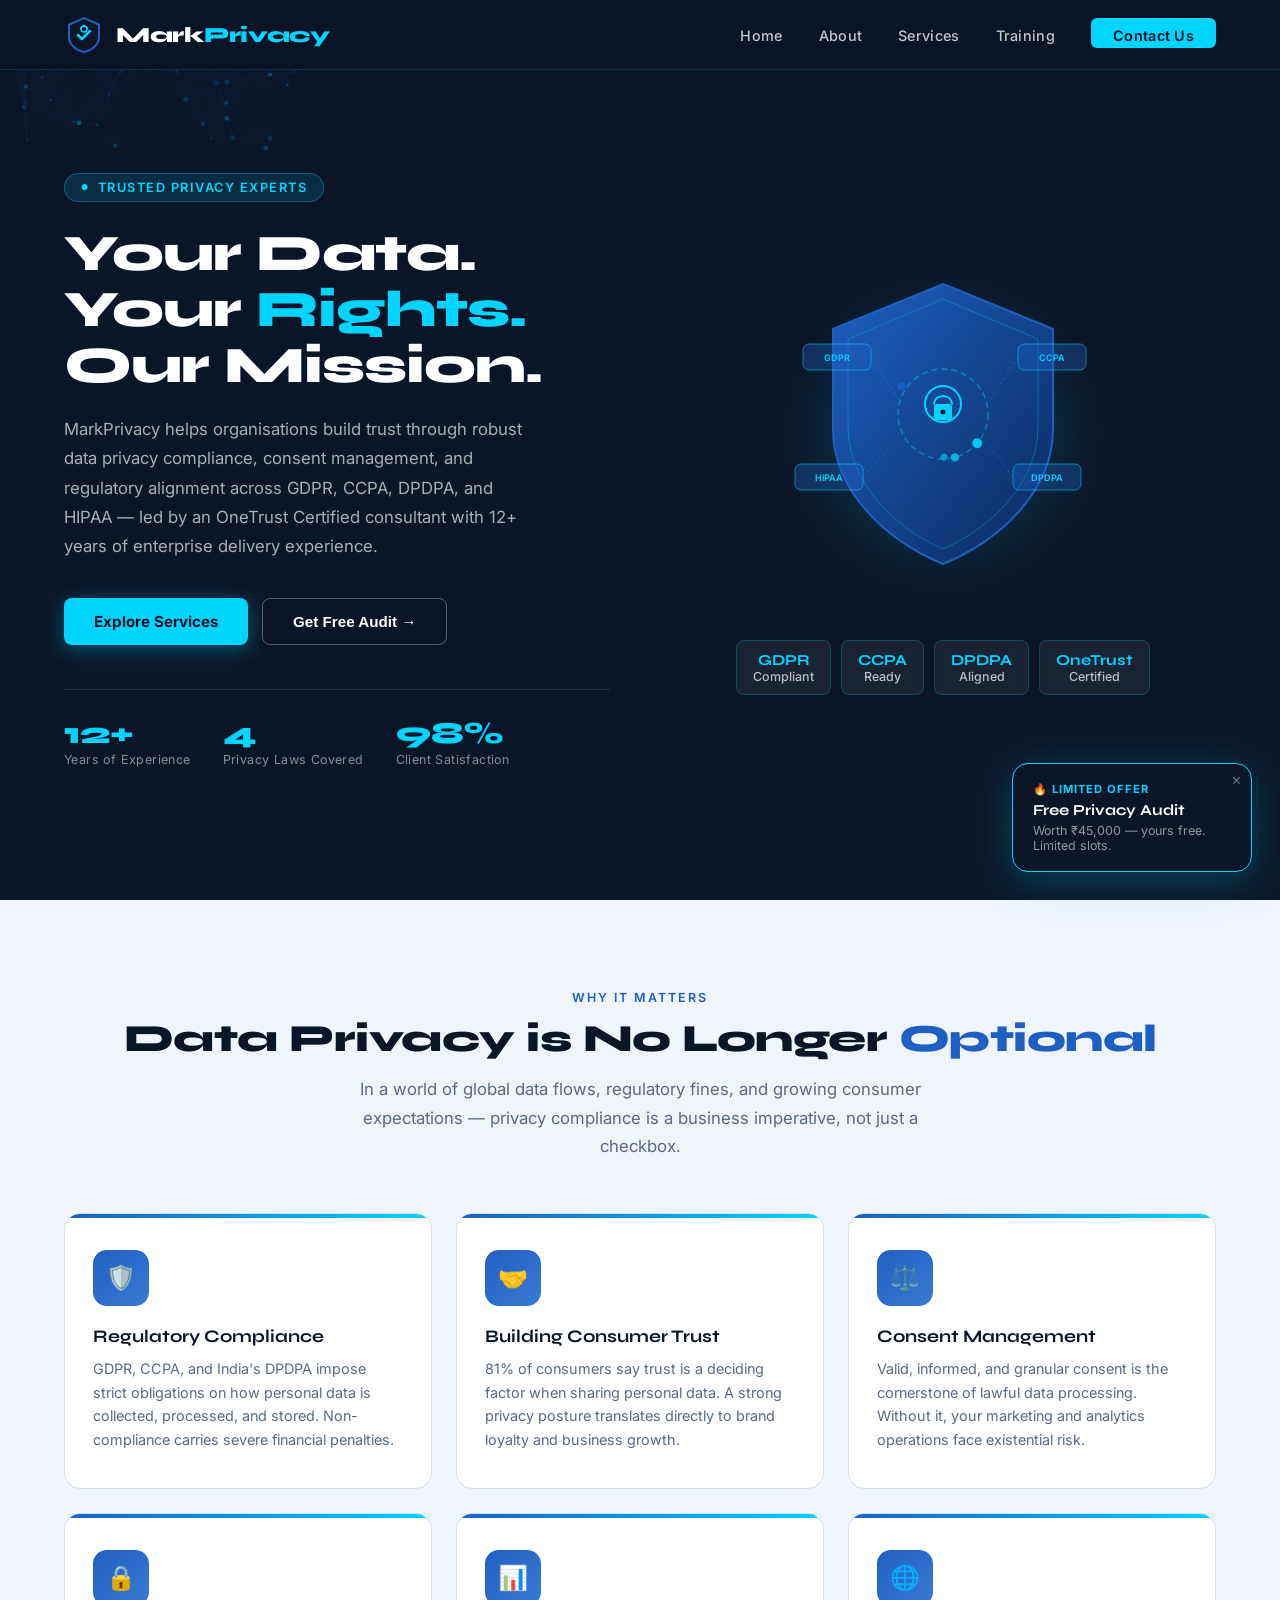
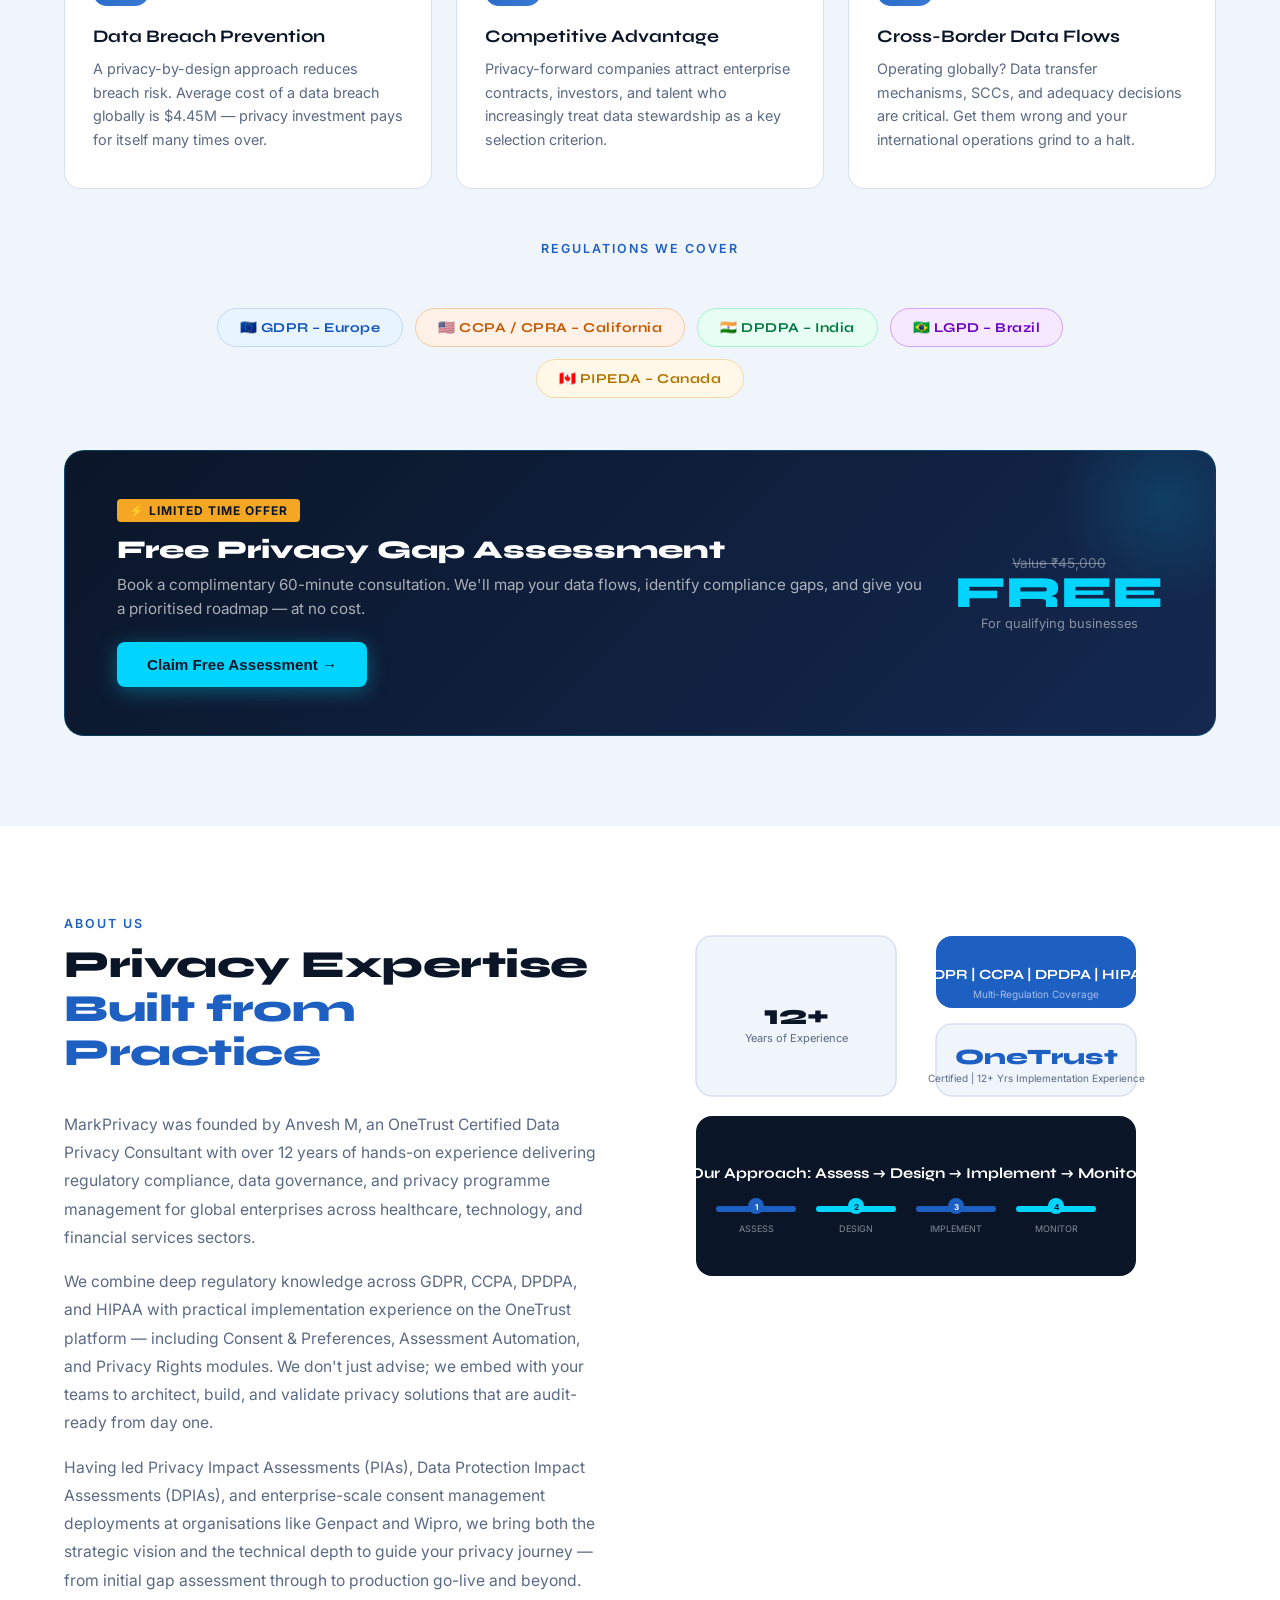
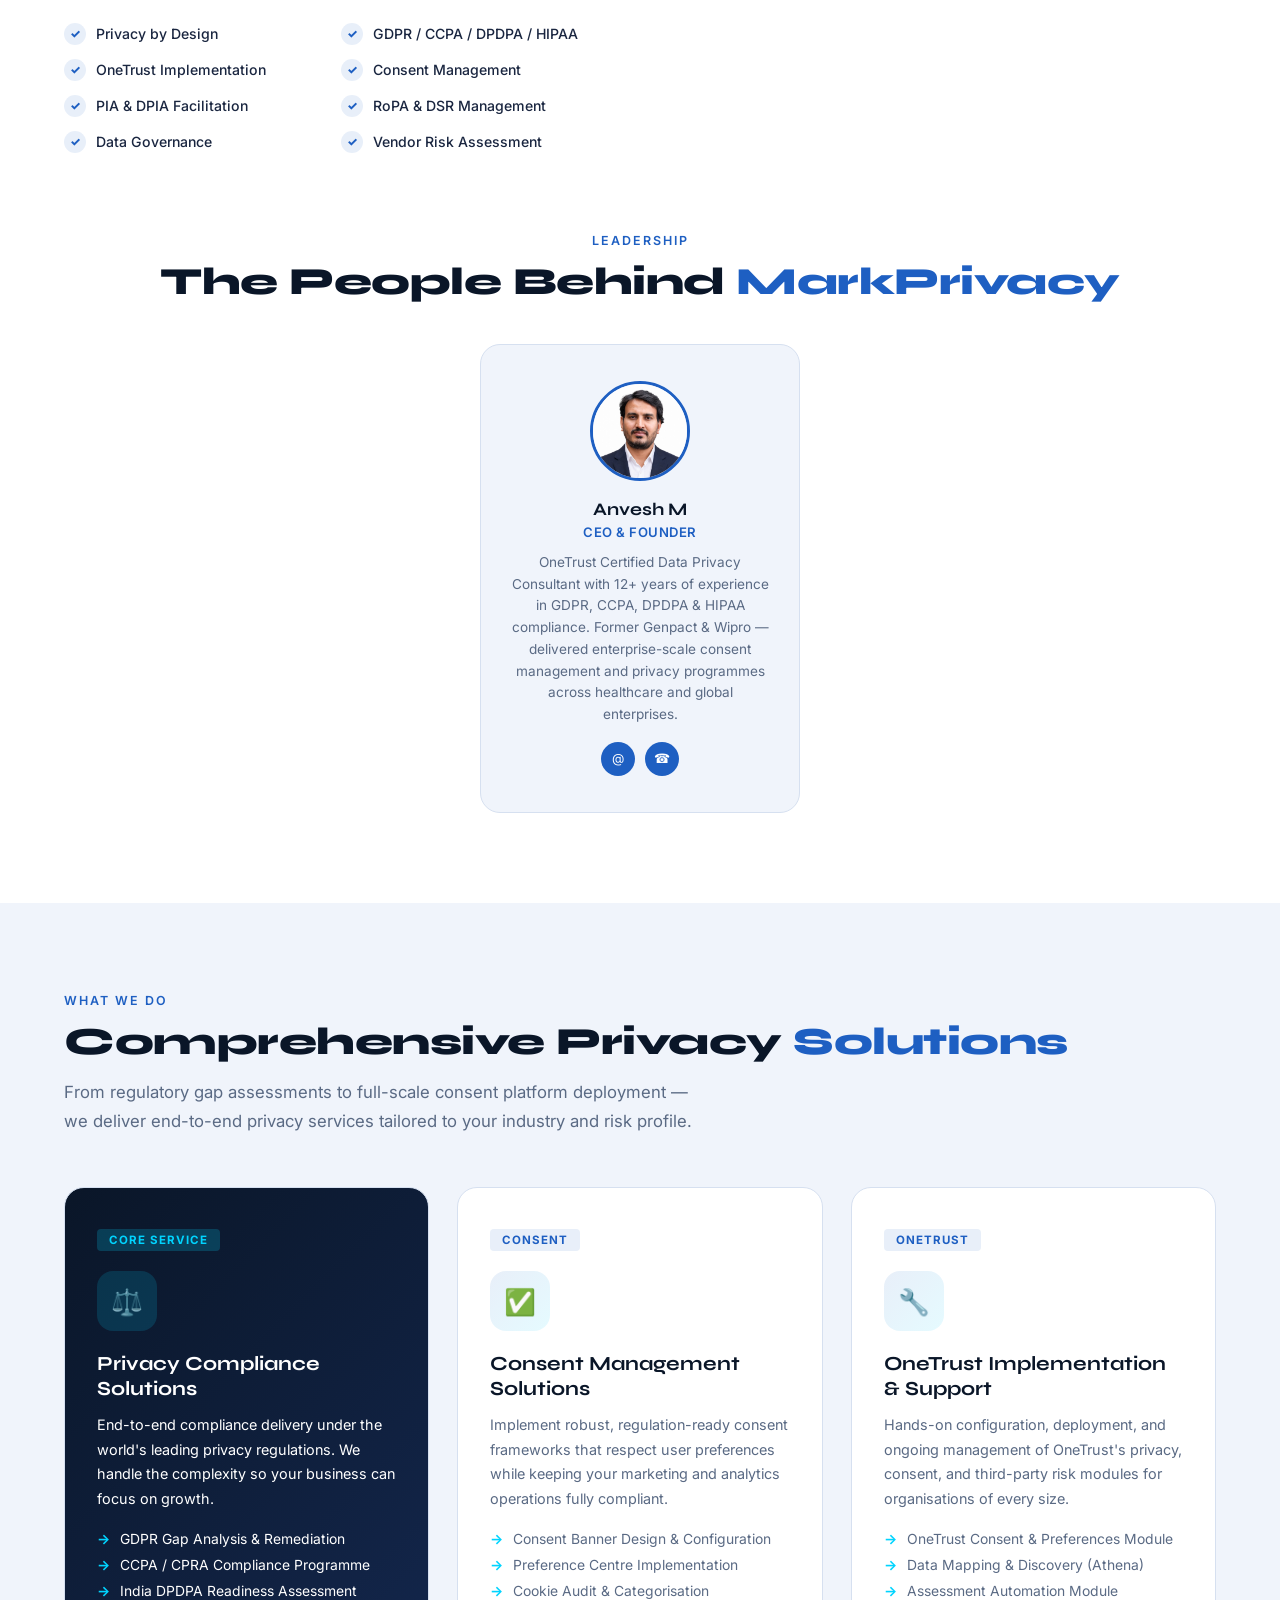
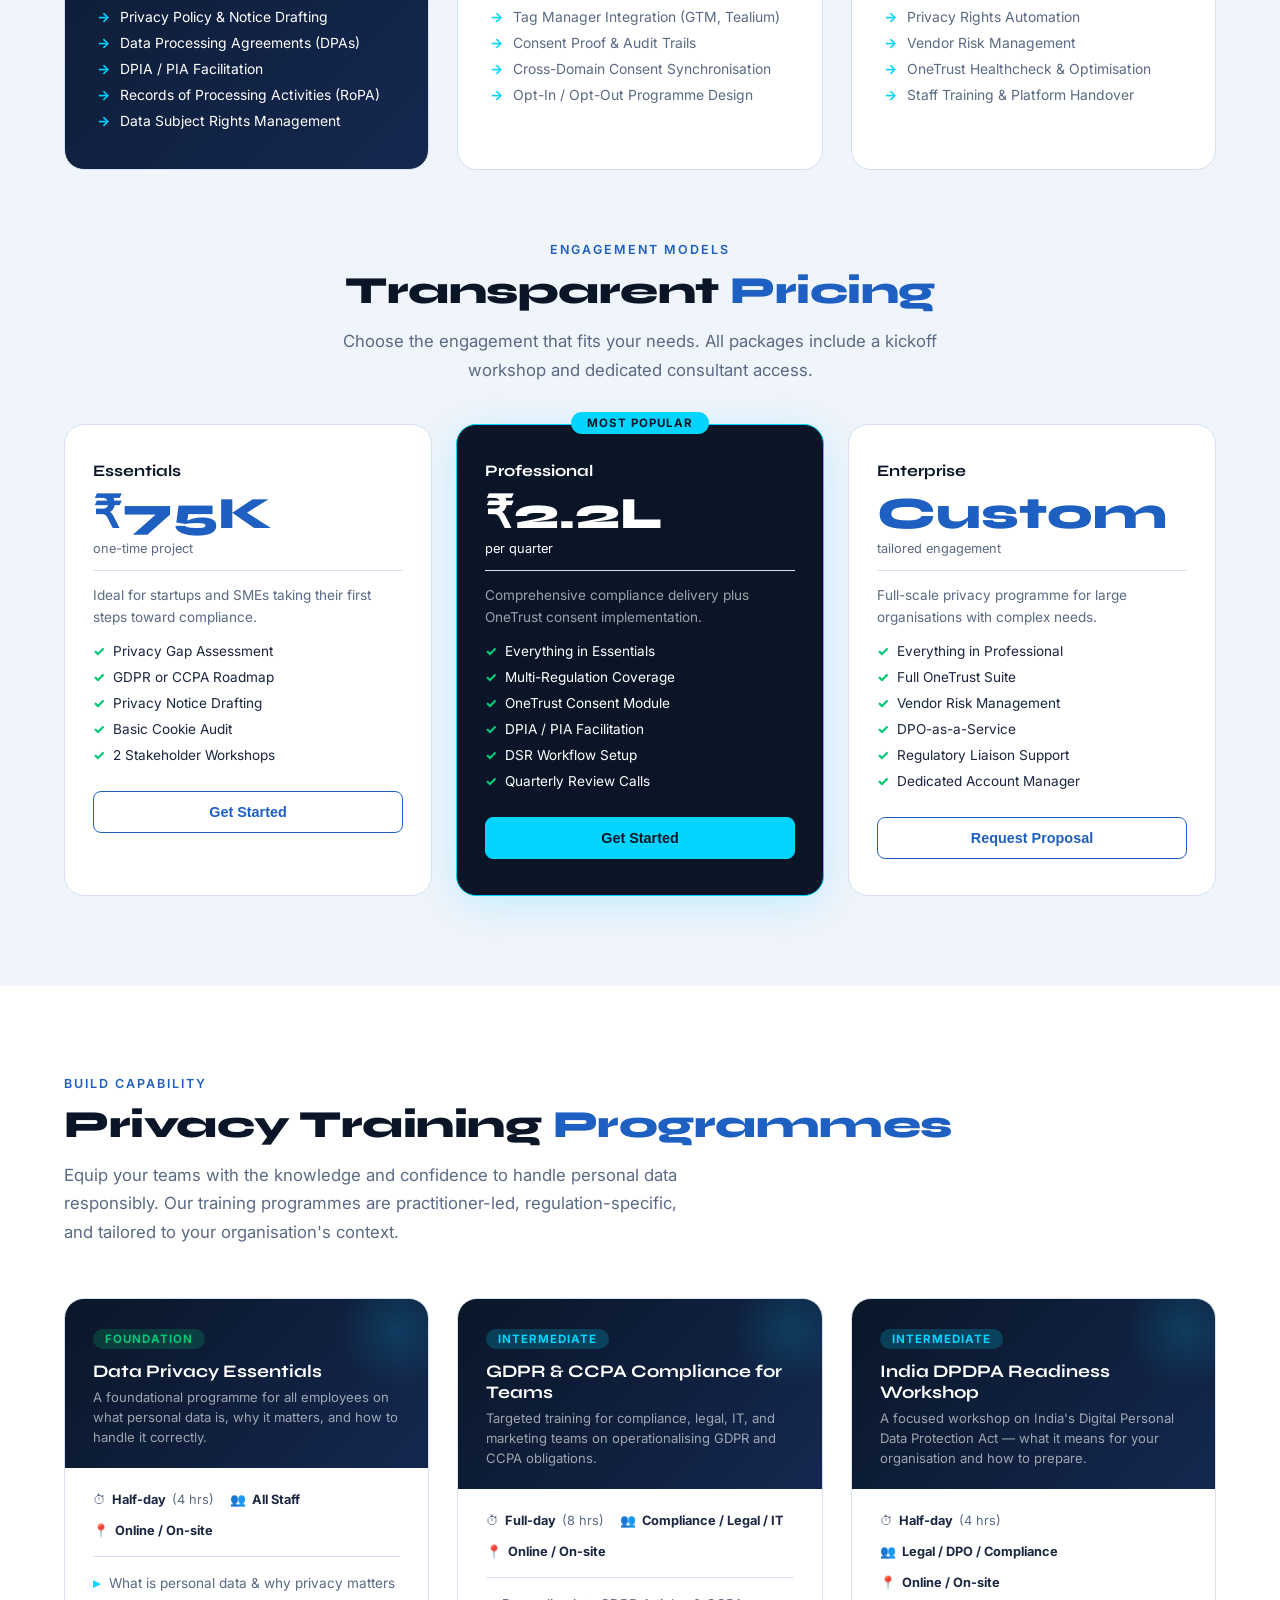
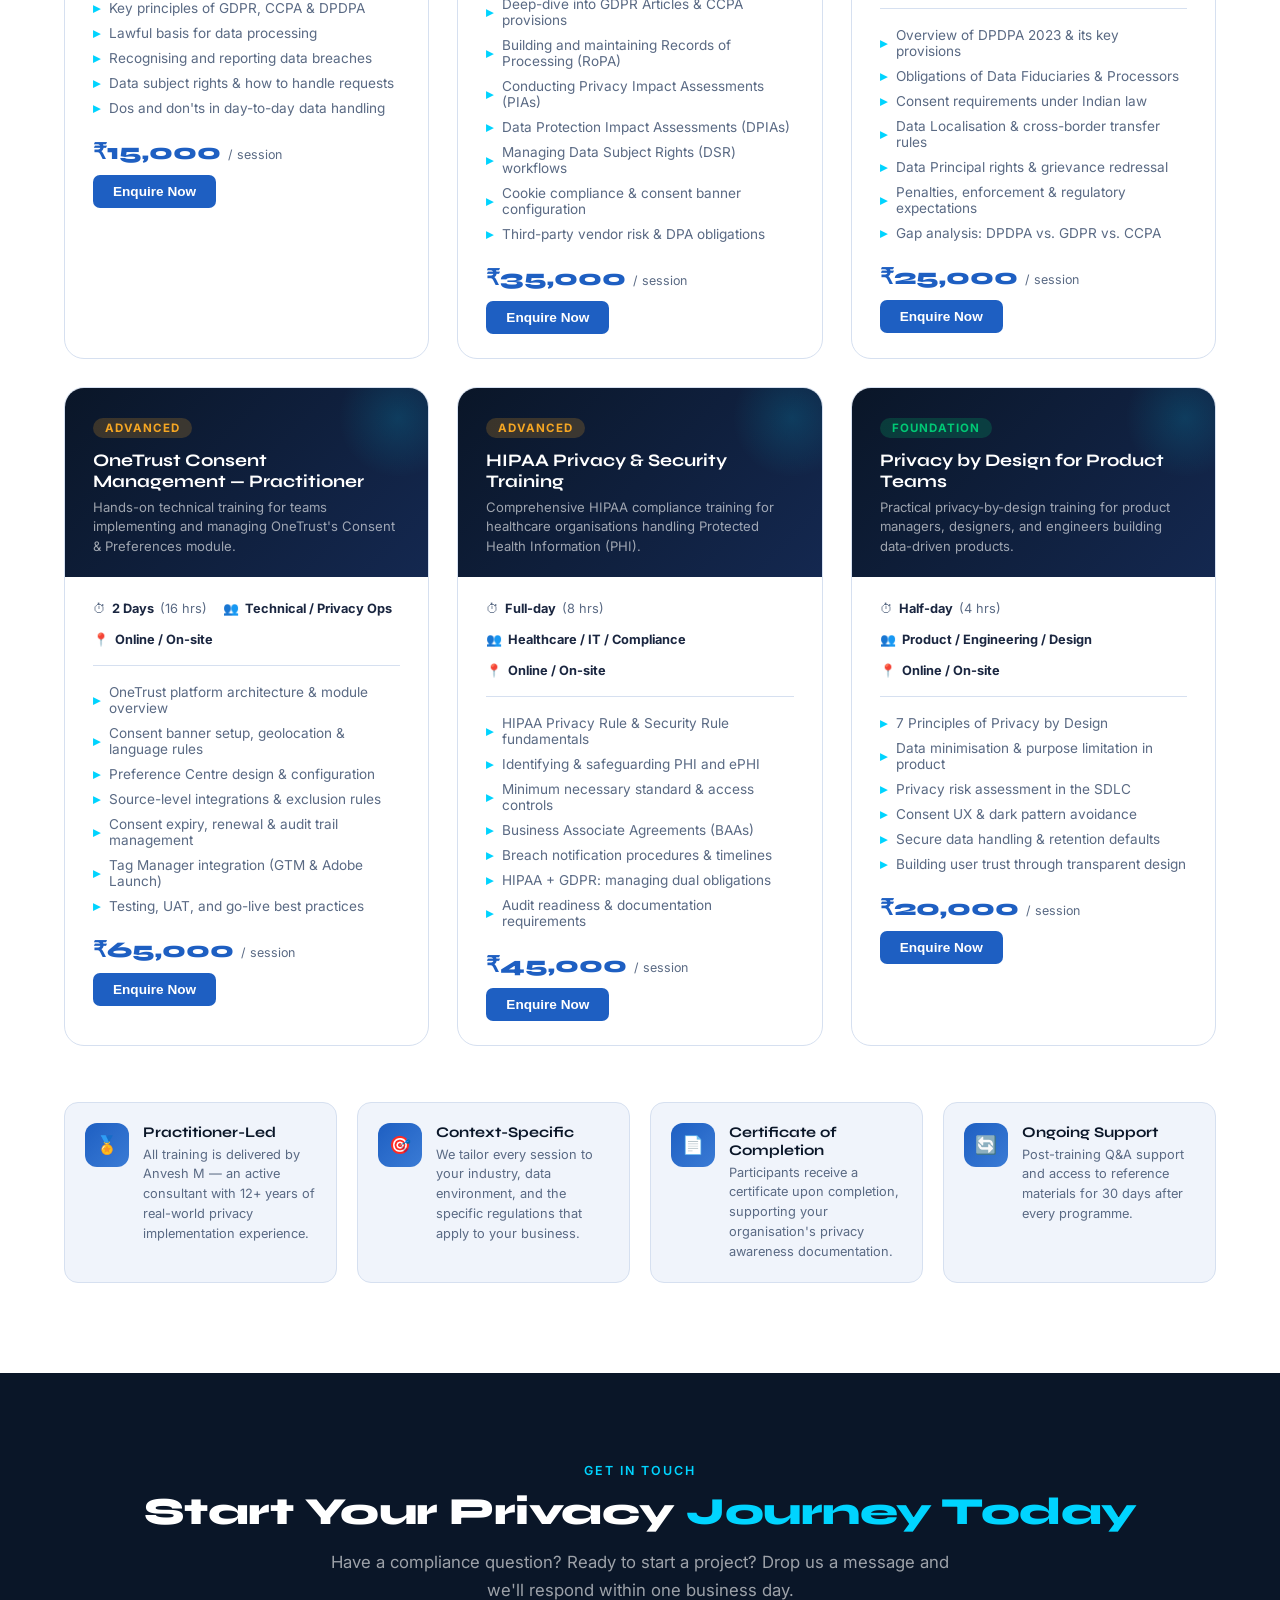
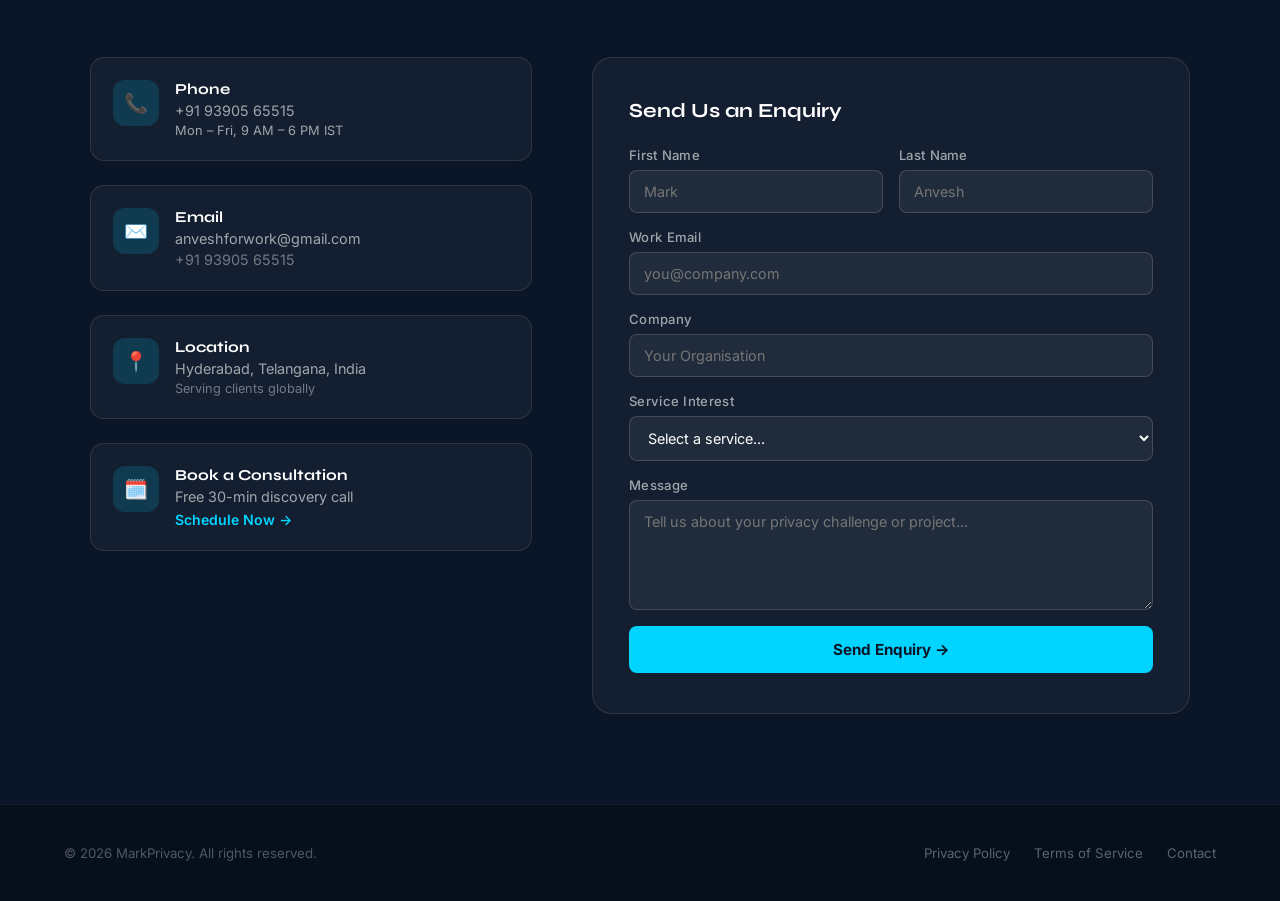
<file: index.html>
<!DOCTYPE html>
<html lang="en">
<head>
<meta charset="UTF-8"/>
<meta name="viewport" content="width=device-width, initial-scale=1.0"/>
<title>MarkPrivacy – Data Privacy & Consent Management Consultancy</title>
<link href="https://fonts.googleapis.com/css2?family=Syne:wght@400;600;700;800&family=Inter:wght@300;400;500;600&display=swap" rel="stylesheet"/>
<link rel="stylesheet" href="css/styles.css"/>
</head>
<body>

<!-- NAV -->
<nav id="mainNav">
  <a href="#home" class="nav-logo">
    <svg class="logo-mark" viewBox="0 0 40 40" fill="none" xmlns="http://www.w3.org/2000/svg">
      <path d="M20 2 L36 9 L36 22 C36 30 28.5 36.5 20 38 C11.5 36.5 4 30 4 22 L4 9 Z" fill="#1E5FC2"/>
      <path d="M20 4 L34 10.5 L34 22 C34 29 27.5 34.5 20 36 C12.5 34.5 6 29 6 22 L6 10.5 Z" fill="#0A1628"/>
      <path d="M14 20 L18 24 L26 16" stroke="#00D4FF" stroke-width="2.5" stroke-linecap="round" stroke-linejoin="round"/>
      <circle cx="20" cy="14" r="3" fill="none" stroke="#00D4FF" stroke-width="1.5"/>
      <path d="M17 14 C17 12.3 18.3 11 20 11 C21.7 11 23 12.3 23 14" stroke="#00D4FF" stroke-width="1.5" stroke-linecap="round" fill="none"/>
    </svg>
    <span class="nav-title">Mark<span>Privacy</span></span>
  </a>
  <ul class="nav-links" id="navLinks">
    <li><a href="#home">Home</a></li>
    <li><a href="#about">About</a></li>
    <li><a href="#services">Services</a></li>
    <li><a href="#training">Training</a></li>
    <li><a href="#contact" class="nav-cta">Contact Us</a></li>
  </ul>
  <div class="hamburger" onclick="toggleMenu()">
    <span></span><span></span><span></span>
  </div>
</nav>

<!-- HERO -->
<section id="home">
  <canvas id="particles"></canvas>
  <div class="hero-grid">
    <div>
      <div class="hero-eyebrow">Trusted Privacy Experts</div>
      <h1 class="hero-title">
        Your Data.<br>
        Your <span class="accent">Rights.</span><br>
        Our Mission.
      </h1>
      <p class="hero-desc">MarkPrivacy helps organisations build trust through robust data privacy compliance, consent management, and regulatory alignment across GDPR, CCPA, DPDPA, and HIPAA — led by an OneTrust Certified consultant with 12+ years of enterprise delivery experience.</p>
      <div class="hero-btns">
        <a href="#services" class="btn-primary">Explore Services</a>
        <button class="btn-outline" onclick="openModal('free-audit')">Get Free Audit →</button>
      </div>
      <div class="hero-stats">
        <div class="stat-item">
          <div class="stat-num">12+</div>
          <div class="stat-label">Years of Experience</div>
        </div>
        <div class="stat-item">
          <div class="stat-num">4</div>
          <div class="stat-label">Privacy Laws Covered</div>
        </div>
        <div class="stat-item">
          <div class="stat-num">98%</div>
          <div class="stat-label">Client Satisfaction</div>
        </div>
      </div>
    </div>
    <div class="hero-visual">
      <svg class="shield-graphic" viewBox="0 0 440 380" fill="none" xmlns="http://www.w3.org/2000/svg">
        <defs>
          <radialGradient id="glow" cx="50%" cy="50%" r="50%">
            <stop offset="0%" stop-color="#00D4FF" stop-opacity=".25"/>
            <stop offset="100%" stop-color="#00D4FF" stop-opacity="0"/>
          </radialGradient>
          <linearGradient id="shieldGrad" x1="0" y1="0" x2="1" y2="1">
            <stop offset="0%" stop-color="#1E5FC2"/>
            <stop offset="100%" stop-color="#0A2A5C"/>
          </linearGradient>
        </defs>
        <circle cx="220" cy="190" r="160" fill="url(#glow)"/>
        <path d="M220 40 L330 85 L330 185 C330 245 280 295 220 320 C160 295 110 245 110 185 L110 85 Z" fill="url(#shieldGrad)" stroke="#1E5FC2" stroke-width="2"/>
        <path d="M220 55 L315 95 L315 183 C315 237 270 283 220 305 C170 283 125 237 125 183 L125 95 Z" fill="none" stroke="rgba(0,212,255,0.3)" stroke-width="1"/>
        <circle cx="220" cy="170" r="45" fill="none" stroke="rgba(0,212,255,0.4)" stroke-width="1.5" stroke-dasharray="6 4"/>
        <circle cx="220" cy="160" r="18" fill="none" stroke="#00D4FF" stroke-width="2"/>
        <path d="M211 160 C211 155.6 215.1 152 220 152 C224.9 152 229 155.6 229 160" stroke="#00D4FF" stroke-width="2" stroke-linecap="round" fill="none"/>
        <rect x="211" y="160" width="18" height="16" rx="3" fill="#00D4FF"/>
        <circle cx="220" cy="168" r="2.5" fill="#0A1628"/>
        <!-- orbit dots -->
        <circle cx="220" cy="125" r="5" fill="#00D4FF" opacity=".9">
          <animateTransform attributeName="transform" type="rotate" from="0 220 170" to="360 220 170" dur="8s" repeatCount="indefinite"/>
        </circle>
        <circle cx="260" cy="200" r="4" fill="#1E5FC2" opacity=".8">
          <animateTransform attributeName="transform" type="rotate" from="90 220 170" to="450 220 170" dur="12s" repeatCount="indefinite"/>
        </circle>
        <circle cx="185" cy="195" r="3.5" fill="#00D4FF" opacity=".6">
          <animateTransform attributeName="transform" type="rotate" from="200 220 170" to="560 220 170" dur="10s" repeatCount="indefinite"/>
        </circle>
        <!-- labels -->
        <rect x="80" y="100" width="68" height="26" rx="6" fill="rgba(30,95,194,0.35)" stroke="rgba(0,212,255,0.5)" stroke-width="1"/>
        <text x="114" y="117" fill="#00D4FF" font-size="9" text-anchor="middle" font-family="Inter, sans-serif" font-weight="600">GDPR</text>
        <rect x="295" y="100" width="68" height="26" rx="6" fill="rgba(30,95,194,0.35)" stroke="rgba(0,212,255,0.5)" stroke-width="1"/>
        <text x="329" y="117" fill="#00D4FF" font-size="9" text-anchor="middle" font-family="Inter, sans-serif" font-weight="600">CCPA</text>
        <rect x="290" y="220" width="68" height="26" rx="6" fill="rgba(30,95,194,0.35)" stroke="rgba(0,212,255,0.5)" stroke-width="1"/>
        <text x="324" y="237" fill="#00D4FF" font-size="9" text-anchor="middle" font-family="Inter, sans-serif" font-weight="600">DPDPA</text>
        <rect x="72" y="220" width="68" height="26" rx="6" fill="rgba(30,95,194,0.35)" stroke="rgba(0,212,255,0.5)" stroke-width="1"/>
        <text x="106" y="237" fill="#00D4FF" font-size="9" text-anchor="middle" font-family="Inter, sans-serif" font-weight="600">HIPAA</text>
        <circle cx="220" cy="215" r="4" fill="#00D4FF" opacity=".75">
          <animateTransform attributeName="transform" type="rotate" from="270 220 170" to="630 220 170" dur="14s" repeatCount="indefinite"/>
        </circle>
        <line x1="148" y1="113" x2="175" y2="155" stroke="rgba(0,212,255,0.25)" stroke-width="1" stroke-dasharray="3 3"/>
        <line x1="295" y1="113" x2="268" y2="155" stroke="rgba(0,212,255,0.25)" stroke-width="1" stroke-dasharray="3 3"/>
        <line x1="290" y1="233" x2="265" y2="200" stroke="rgba(0,212,255,0.25)" stroke-width="1" stroke-dasharray="3 3"/>
        <line x1="140" y1="233" x2="165" y2="205" stroke="rgba(0,212,255,0.25)" stroke-width="1" stroke-dasharray="3 3"/>
      </svg>
      <div class="trust-badges">
        <div class="badge"><strong>GDPR</strong>Compliant</div>
        <div class="badge"><strong>CCPA</strong>Ready</div>
        <div class="badge"><strong>DPDPA</strong>Aligned</div>
        <div class="badge"><strong>OneTrust</strong>Certified</div>
      </div>
    </div>
  </div>
</section>

<!-- WHY DATA PRIVACY MATTERS -->
<section id="home-content">
  <div style="max-width:1200px;margin:0 auto;">
    <div class="centered">
      <div class="section-label">Why It Matters</div>
      <h2 class="section-title">Data Privacy is No Longer <span class="accent">Optional</span></h2>
      <p class="section-sub">In a world of global data flows, regulatory fines, and growing consumer expectations — privacy compliance is a business imperative, not just a checkbox.</p>
    </div>
    <div class="why-grid">
      <div class="why-card">
        <div class="why-icon">🛡️</div>
        <h3>Regulatory Compliance</h3>
        <p>GDPR, CCPA, and India's DPDPA impose strict obligations on how personal data is collected, processed, and stored. Non-compliance carries severe financial penalties.</p>
      </div>
      <div class="why-card">
        <div class="why-icon">🤝</div>
        <h3>Building Consumer Trust</h3>
        <p>81% of consumers say trust is a deciding factor when sharing personal data. A strong privacy posture translates directly to brand loyalty and business growth.</p>
      </div>
      <div class="why-card">
        <div class="why-icon">⚖️</div>
        <h3>Consent Management</h3>
        <p>Valid, informed, and granular consent is the cornerstone of lawful data processing. Without it, your marketing and analytics operations face existential risk.</p>
      </div>
      <div class="why-card">
        <div class="why-icon">🔒</div>
        <h3>Data Breach Prevention</h3>
        <p>A privacy-by-design approach reduces breach risk. Average cost of a data breach globally is $4.45M — privacy investment pays for itself many times over.</p>
      </div>
      <div class="why-card">
        <div class="why-icon">📊</div>
        <h3>Competitive Advantage</h3>
        <p>Privacy-forward companies attract enterprise contracts, investors, and talent who increasingly treat data stewardship as a key selection criterion.</p>
      </div>
      <div class="why-card">
        <div class="why-icon">🌐</div>
        <h3>Cross-Border Data Flows</h3>
        <p>Operating globally? Data transfer mechanisms, SCCs, and adequacy decisions are critical. Get them wrong and your international operations grind to a halt.</p>
      </div>
    </div>
    <div class="centered" style="margin-top:52px;">
      <div class="section-label">Regulations We Cover</div>
      <div class="law-strips">
        <span class="law-pill gdpr">🇪🇺 GDPR – Europe</span>
        <span class="law-pill ccpa">🇺🇸 CCPA / CPRA – California</span>
        <span class="law-pill dpdpa">🇮🇳 DPDPA – India</span>
        <span class="law-pill lgpd">🇧🇷 LGPD – Brazil</span>
        <span class="law-pill pipeda">🇨🇦 PIPEDA – Canada</span>
      </div>
    </div>
    <!-- Offer Banner -->
    <div class="offer-banner">
      <div>
        <div class="offer-tag">⚡ Limited Time Offer</div>
        <h3>Free Privacy Gap Assessment</h3>
        <p>Book a complimentary 60-minute consultation. We'll map your data flows, identify compliance gaps, and give you a prioritised roadmap — at no cost.</p>
        <button class="btn-primary" style="margin-top:20px;" onclick="openModal('free-audit')">Claim Free Assessment →</button>
      </div>
      <div class="offer-price">
        <div class="was">Value ₹45,000</div>
        <div class="now">FREE</div>
        <div class="per">For qualifying businesses</div>
      </div>
    </div>
  </div>
</section>

<!-- ABOUT -->
<section id="about">
  <div class="about-grid">
    <div>
      <div class="section-label">About Us</div>
      <h2 class="section-title">Privacy Expertise<br><span class="accent">Built from Practice</span></h2>
      <div class="about-text" style="margin-top:28px;">
        <p>MarkPrivacy was founded by Anvesh M, an OneTrust Certified Data Privacy Consultant with over 12 years of hands-on experience delivering regulatory compliance, data governance, and privacy programme management for global enterprises across healthcare, technology, and financial services sectors.</p>
        <p>We combine deep regulatory knowledge across GDPR, CCPA, DPDPA, and HIPAA with practical implementation experience on the OneTrust platform — including Consent &amp; Preferences, Assessment Automation, and Privacy Rights modules. We don't just advise; we embed with your teams to architect, build, and validate privacy solutions that are audit-ready from day one.</p>
        <p>Having led Privacy Impact Assessments (PIAs), Data Protection Impact Assessments (DPIAs), and enterprise-scale consent management deployments at organisations like Genpact and Wipro, we bring both the strategic vision and the technical depth to guide your privacy journey — from initial gap assessment through to production go-live and beyond.</p>
      </div>
      <div class="about-values">
        <div class="value-item">Privacy by Design</div>
        <div class="value-item">GDPR / CCPA / DPDPA / HIPAA</div>
        <div class="value-item">OneTrust Implementation</div>
        <div class="value-item">Consent Management</div>
        <div class="value-item">PIA &amp; DPIA Facilitation</div>
        <div class="value-item">RoPA &amp; DSR Management</div>
        <div class="value-item">Data Governance</div>
        <div class="value-item">Vendor Risk Assessment</div>

      </div>
    </div>
    <div>
      <svg viewBox="0 0 480 380" fill="none" xmlns="http://www.w3.org/2000/svg" style="width:100%;max-width:480px;">
        <rect x="20" y="20" width="200" height="160" rx="16" fill="#F0F4FB" stroke="#D6E0F0" stroke-width="1.5"/>
        <rect x="260" y="20" width="200" height="72" rx="16" fill="#1E5FC2"/>
        <rect x="260" y="108" width="200" height="72" rx="16" fill="#F0F4FB" stroke="#D6E0F0" stroke-width="1.5"/>
        <rect x="20" y="200" width="440" height="160" rx="16" fill="#0A1628"/>
        <text x="120" y="108" fill="#0A1628" font-size="28" text-anchor="middle" font-family="Syne, sans-serif" font-weight="800">12+</text>
        <text x="120" y="126" fill="#5A6A84" font-size="11" text-anchor="middle" font-family="Inter, sans-serif">Years of Experience</text>
        <text x="360" y="63" fill="white" font-size="14" text-anchor="middle" font-family="Syne, sans-serif" font-weight="700">GDPR | CCPA | DPDPA | HIPAA</text>
        <text x="360" y="82" fill="rgba(255,255,255,0.6)" font-size="10" text-anchor="middle" font-family="Inter, sans-serif">Multi-Regulation Coverage</text>
        <text x="360" y="148" fill="#1E5FC2" font-size="22" text-anchor="middle" font-family="Syne, sans-serif" font-weight="800">OneTrust</text>
        <text x="360" y="166" fill="#5A6A84" font-size="10" text-anchor="middle" font-family="Inter, sans-serif">Certified | 12+ Yrs Implementation Experience</text>
        <text x="240" y="262" fill="white" font-size="15" text-anchor="middle" font-family="Syne, sans-serif" font-weight="700">Our Approach: Assess → Design → Implement → Monitor</text>
        <rect x="40" y="290" width="80" height="6" rx="3" fill="#1E5FC2"/>
        <rect x="140" y="290" width="80" height="6" rx="3" fill="#00D4FF"/>
        <rect x="240" y="290" width="80" height="6" rx="3" fill="#1E5FC2"/>
        <rect x="340" y="290" width="80" height="6" rx="3" fill="#00D4FF"/>
        <text x="80" y="316" fill="rgba(255,255,255,0.5)" font-size="9" text-anchor="middle" font-family="Inter, sans-serif">ASSESS</text>
        <text x="180" y="316" fill="rgba(255,255,255,0.5)" font-size="9" text-anchor="middle" font-family="Inter, sans-serif">DESIGN</text>
        <text x="280" y="316" fill="rgba(255,255,255,0.5)" font-size="9" text-anchor="middle" font-family="Inter, sans-serif">IMPLEMENT</text>
        <text x="380" y="316" fill="rgba(255,255,255,0.5)" font-size="9" text-anchor="middle" font-family="Inter, sans-serif">MONITOR</text>
        <circle cx="80" cy="290" r="8" fill="#1E5FC2"/>
        <circle cx="180" cy="290" r="8" fill="#00D4FF"/>
        <circle cx="280" cy="290" r="8" fill="#1E5FC2"/>
        <circle cx="380" cy="290" r="8" fill="#00D4FF"/>
        <text x="80" y="294" fill="white" font-size="8" text-anchor="middle" font-family="Inter, sans-serif" font-weight="700">1</text>
        <text x="180" y="294" fill="#0A1628" font-size="8" text-anchor="middle" font-family="Inter, sans-serif" font-weight="700">2</text>
        <text x="280" y="294" fill="white" font-size="8" text-anchor="middle" font-family="Inter, sans-serif" font-weight="700">3</text>
        <text x="380" y="294" fill="#0A1628" font-size="8" text-anchor="middle" font-family="Inter, sans-serif" font-weight="700">4</text>
      </svg>
    </div>
  </div>

  <!-- Team -->
  <div class="team-section">
    <div class="centered">
      <div class="section-label">Leadership</div>
      <h2 class="section-title">The People Behind <span class="accent">MarkPrivacy</span></h2>
    </div>
    <div class="team-grid">
      <div class="team-card" style="width:320px;">
        <div class="team-avatar" style="background:none;border:3px solid var(--blue);overflow:hidden;">
          <img src="images/anvesh-profile.png" alt="Anvesh M" style="width:100%;height:100%;object-fit:cover;object-position:center top;"/>
        </div>
        <h4>Anvesh M</h4>
        <div class="role">CEO &amp; Founder</div>
        <p class="bio">OneTrust Certified Data Privacy Consultant with 12+ years of experience in GDPR, CCPA, DPDPA &amp; HIPAA compliance. Former Genpact &amp; Wipro — delivered enterprise-scale consent management and privacy programmes across healthcare and global enterprises.</p>
        <div class="team-links">
          <a href="mailto:anveshforwork@gmail.com" title="Email">@</a>
          <a href="tel:+919390565515" title="Call">☎</a>
        </div>
      </div>

    </div>
  </div>
</section>

<!-- SERVICES -->
<section id="services">
  <div class="services-intro">
    <div class="section-label">What We Do</div>
    <h2 class="section-title">Comprehensive Privacy <span class="accent">Solutions</span></h2>
    <p class="section-sub">From regulatory gap assessments to full-scale consent platform deployment — we deliver end-to-end privacy services tailored to your industry and risk profile.</p>
    <div class="service-cats">
      <!-- GDPR/CCPA/DPDPA -->
      <div class="service-cat featured">
        <div class="service-badge" style="background:rgba(0,212,255,0.2);color:#00D4FF;">Core Service</div>
        <div class="service-icon">⚖️</div>
        <h3>Privacy Compliance Solutions</h3>
        <p style="color:rgba(255,255,255,.65)">End-to-end compliance delivery under the world's leading privacy regulations. We handle the complexity so your business can focus on growth.</p>
        <ul class="service-list">
          <li>GDPR Gap Analysis &amp; Remediation</li>
          <li>CCPA / CPRA Compliance Programme</li>
          <li>India DPDPA Readiness Assessment</li>
          <li>Privacy Policy &amp; Notice Drafting</li>
          <li>Data Processing Agreements (DPAs)</li>
          <li>DPIA / PIA Facilitation</li>
          <li>Records of Processing Activities (RoPA)</li>
          <li>Data Subject Rights Management</li>
        </ul>
      </div>
      <!-- Consent Management -->
      <div class="service-cat">
        <div class="service-badge">Consent</div>
        <div class="service-icon">✅</div>
        <h3>Consent Management Solutions</h3>
        <p>Implement robust, regulation-ready consent frameworks that respect user preferences while keeping your marketing and analytics operations fully compliant.</p>
        <ul class="service-list">
          <li>Consent Banner Design &amp; Configuration</li>
          <li>Preference Centre Implementation</li>
          <li>Cookie Audit &amp; Categorisation</li>
          <li>Tag Manager Integration (GTM, Tealium)</li>
          <li>Consent Proof &amp; Audit Trails</li>
          <li>Cross-Domain Consent Synchronisation</li>
          <li>Opt-In / Opt-Out Programme Design</li>
        </ul>
      </div>
      <!-- OneTrust -->
      <div class="service-cat">
        <div class="service-badge">OneTrust</div>
        <div class="service-icon">🔧</div>
        <h3>OneTrust Implementation &amp; Support</h3>
        <p>Hands-on configuration, deployment, and ongoing management of OneTrust's privacy, consent, and third-party risk modules for organisations of every size.</p>
        <ul class="service-list">
          <li>OneTrust Consent &amp; Preferences Module</li>
          <li>Data Mapping &amp; Discovery (Athena)</li>
          <li>Assessment Automation Module</li>
          <li>Privacy Rights Automation</li>
          <li>Vendor Risk Management</li>
          <li>OneTrust Healthcheck &amp; Optimisation</li>
          <li>Staff Training &amp; Platform Handover</li>
        </ul>
      </div>
    </div>

    <!-- Pricing -->
    <div class="pricing-section">
      <div class="centered">
        <div class="section-label">Engagement Models</div>
        <h2 class="section-title">Transparent <span class="accent">Pricing</span></h2>
        <p class="section-sub">Choose the engagement that fits your needs. All packages include a kickoff workshop and dedicated consultant access.</p>
      </div>
      <div class="pricing-grid">
        <div class="price-card">
          <div class="price-name">Essentials</div>
          <div class="price-amount">₹75K</div>
          <div class="price-period">one-time project</div>
          <p class="price-desc">Ideal for startups and SMEs taking their first steps toward compliance.</p>
          <ul class="price-feats">
            <li class="price-feat">Privacy Gap Assessment</li>
            <li class="price-feat">GDPR or CCPA Roadmap</li>
            <li class="price-feat">Privacy Notice Drafting</li>
            <li class="price-feat">Basic Cookie Audit</li>
            <li class="price-feat">2 Stakeholder Workshops</li>
          </ul>
          <button class="btn-price" onclick="openModal('essentials')">Get Started</button>
        </div>
        <div class="price-card popular">
          <div class="popular-badge">Most Popular</div>
          <div class="price-name">Professional</div>
          <div class="price-amount">₹2.2L</div>
          <div class="price-period">per quarter</div>
          <p class="price-desc">Comprehensive compliance delivery plus OneTrust consent implementation.</p>
          <ul class="price-feats">
            <li class="price-feat">Everything in Essentials</li>
            <li class="price-feat">Multi-Regulation Coverage</li>
            <li class="price-feat">OneTrust Consent Module</li>
            <li class="price-feat">DPIA / PIA Facilitation</li>
            <li class="price-feat">DSR Workflow Setup</li>
            <li class="price-feat">Quarterly Review Calls</li>
          </ul>
          <button class="btn-price" onclick="openModal('professional')">Get Started</button>
        </div>
        <div class="price-card">
          <div class="price-name">Enterprise</div>
          <div class="price-amount">Custom</div>
          <div class="price-period">tailored engagement</div>
          <p class="price-desc">Full-scale privacy programme for large organisations with complex needs.</p>
          <ul class="price-feats">
            <li class="price-feat">Everything in Professional</li>
            <li class="price-feat">Full OneTrust Suite</li>
            <li class="price-feat">Vendor Risk Management</li>
            <li class="price-feat">DPO-as-a-Service</li>
            <li class="price-feat">Regulatory Liaison Support</li>
            <li class="price-feat">Dedicated Account Manager</li>
          </ul>
          <button class="btn-price" onclick="openModal('enterprise')">Request Proposal</button>
        </div>
      </div>
    </div>
  </div>
</section>

<!-- TRAINING -->
<section id="training">
  <div class="training-intro">
    <div class="section-label">Build Capability</div>
    <h2 class="section-title">Privacy Training <span class="accent">Programmes</span></h2>
    <p class="section-sub">Equip your teams with the knowledge and confidence to handle personal data responsibly. Our training programmes are practitioner-led, regulation-specific, and tailored to your organisation's context.</p>

    <div class="training-grid">

      <!-- Course 1 -->
      <div class="training-card">
        <div class="training-card-header">
          <div class="training-level level-foundation">Foundation</div>
          <h3>Data Privacy Essentials</h3>
          <p>A foundational programme for all employees on what personal data is, why it matters, and how to handle it correctly.</p>
        </div>
        <div class="training-card-body">
          <div class="training-meta">
            <div class="training-meta-item">⏱ <strong>Half-day</strong> (4 hrs)</div>
            <div class="training-meta-item">👥 <strong>All Staff</strong></div>
            <div class="training-meta-item">📍 <strong>Online / On-site</strong></div>
          </div>
          <ul class="training-topics">
            <li>What is personal data &amp; why privacy matters</li>
            <li>Key principles of GDPR, CCPA &amp; DPDPA</li>
            <li>Lawful basis for data processing</li>
            <li>Recognising and reporting data breaches</li>
            <li>Data subject rights &amp; how to handle requests</li>
            <li>Dos and don'ts in day-to-day data handling</li>
          </ul>
          <div class="training-footer">
            <div class="training-price-tag">₹15,000 <span>/ session</span></div>
            <button class="btn-training" onclick="openModal('training-enquiry')">Enquire Now</button>
          </div>
        </div>
      </div>

      <!-- Course 2 -->
      <div class="training-card">
        <div class="training-card-header">
          <div class="training-level level-intermediate">Intermediate</div>
          <h3>GDPR &amp; CCPA Compliance for Teams</h3>
          <p>Targeted training for compliance, legal, IT, and marketing teams on operationalising GDPR and CCPA obligations.</p>
        </div>
        <div class="training-card-body">
          <div class="training-meta">
            <div class="training-meta-item">⏱ <strong>Full-day</strong> (8 hrs)</div>
            <div class="training-meta-item">👥 <strong>Compliance / Legal / IT</strong></div>
            <div class="training-meta-item">📍 <strong>Online / On-site</strong></div>
          </div>
          <ul class="training-topics">
            <li>Deep-dive into GDPR Articles &amp; CCPA provisions</li>
            <li>Building and maintaining Records of Processing (RoPA)</li>
            <li>Conducting Privacy Impact Assessments (PIAs)</li>
            <li>Data Protection Impact Assessments (DPIAs)</li>
            <li>Managing Data Subject Rights (DSR) workflows</li>
            <li>Cookie compliance &amp; consent banner configuration</li>
            <li>Third-party vendor risk &amp; DPA obligations</li>
          </ul>
          <div class="training-footer">
            <div class="training-price-tag">₹35,000 <span>/ session</span></div>
            <button class="btn-training" onclick="openModal('training-enquiry')">Enquire Now</button>
          </div>
        </div>
      </div>

      <!-- Course 3 -->
      <div class="training-card">
        <div class="training-card-header">
          <div class="training-level level-intermediate">Intermediate</div>
          <h3>India DPDPA Readiness Workshop</h3>
          <p>A focused workshop on India's Digital Personal Data Protection Act — what it means for your organisation and how to prepare.</p>
        </div>
        <div class="training-card-body">
          <div class="training-meta">
            <div class="training-meta-item">⏱ <strong>Half-day</strong> (4 hrs)</div>
            <div class="training-meta-item">👥 <strong>Legal / DPO / Compliance</strong></div>
            <div class="training-meta-item">📍 <strong>Online / On-site</strong></div>
          </div>
          <ul class="training-topics">
            <li>Overview of DPDPA 2023 &amp; its key provisions</li>
            <li>Obligations of Data Fiduciaries &amp; Processors</li>
            <li>Consent requirements under Indian law</li>
            <li>Data Localisation &amp; cross-border transfer rules</li>
            <li>Data Principal rights &amp; grievance redressal</li>
            <li>Penalties, enforcement &amp; regulatory expectations</li>
            <li>Gap analysis: DPDPA vs. GDPR vs. CCPA</li>
          </ul>
          <div class="training-footer">
            <div class="training-price-tag">₹25,000 <span>/ session</span></div>
            <button class="btn-training" onclick="openModal('training-enquiry')">Enquire Now</button>
          </div>
        </div>
      </div>

      <!-- Course 4 -->
      <div class="training-card">
        <div class="training-card-header">
          <div class="training-level level-advanced">Advanced</div>
          <h3>OneTrust Consent Management — Practitioner</h3>
          <p>Hands-on technical training for teams implementing and managing OneTrust's Consent &amp; Preferences module.</p>
        </div>
        <div class="training-card-body">
          <div class="training-meta">
            <div class="training-meta-item">⏱ <strong>2 Days</strong> (16 hrs)</div>
            <div class="training-meta-item">👥 <strong>Technical / Privacy Ops</strong></div>
            <div class="training-meta-item">📍 <strong>Online / On-site</strong></div>
          </div>
          <ul class="training-topics">
            <li>OneTrust platform architecture &amp; module overview</li>
            <li>Consent banner setup, geolocation &amp; language rules</li>
            <li>Preference Centre design &amp; configuration</li>
            <li>Source-level integrations &amp; exclusion rules</li>
            <li>Consent expiry, renewal &amp; audit trail management</li>
            <li>Tag Manager integration (GTM &amp; Adobe Launch)</li>
            <li>Testing, UAT, and go-live best practices</li>
          </ul>
          <div class="training-footer">
            <div class="training-price-tag">₹65,000 <span>/ session</span></div>
            <button class="btn-training" onclick="openModal('training-enquiry')">Enquire Now</button>
          </div>
        </div>
      </div>

      <!-- Course 5 -->
      <div class="training-card">
        <div class="training-card-header">
          <div class="training-level level-advanced">Advanced</div>
          <h3>HIPAA Privacy &amp; Security Training</h3>
          <p>Comprehensive HIPAA compliance training for healthcare organisations handling Protected Health Information (PHI).</p>
        </div>
        <div class="training-card-body">
          <div class="training-meta">
            <div class="training-meta-item">⏱ <strong>Full-day</strong> (8 hrs)</div>
            <div class="training-meta-item">👥 <strong>Healthcare / IT / Compliance</strong></div>
            <div class="training-meta-item">📍 <strong>Online / On-site</strong></div>
          </div>
          <ul class="training-topics">
            <li>HIPAA Privacy Rule &amp; Security Rule fundamentals</li>
            <li>Identifying &amp; safeguarding PHI and ePHI</li>
            <li>Minimum necessary standard &amp; access controls</li>
            <li>Business Associate Agreements (BAAs)</li>
            <li>Breach notification procedures &amp; timelines</li>
            <li>HIPAA + GDPR: managing dual obligations</li>
            <li>Audit readiness &amp; documentation requirements</li>
          </ul>
          <div class="training-footer">
            <div class="training-price-tag">₹45,000 <span>/ session</span></div>
            <button class="btn-training" onclick="openModal('training-enquiry')">Enquire Now</button>
          </div>
        </div>
      </div>

      <!-- Course 6 -->
      <div class="training-card">
        <div class="training-card-header">
          <div class="training-level level-foundation">Foundation</div>
          <h3>Privacy by Design for Product Teams</h3>
          <p>Practical privacy-by-design training for product managers, designers, and engineers building data-driven products.</p>
        </div>
        <div class="training-card-body">
          <div class="training-meta">
            <div class="training-meta-item">⏱ <strong>Half-day</strong> (4 hrs)</div>
            <div class="training-meta-item">👥 <strong>Product / Engineering / Design</strong></div>
            <div class="training-meta-item">📍 <strong>Online / On-site</strong></div>
          </div>
          <ul class="training-topics">
            <li>7 Principles of Privacy by Design</li>
            <li>Data minimisation &amp; purpose limitation in product</li>
            <li>Privacy risk assessment in the SDLC</li>
            <li>Consent UX &amp; dark pattern avoidance</li>
            <li>Secure data handling &amp; retention defaults</li>
            <li>Building user trust through transparent design</li>
          </ul>
          <div class="training-footer">
            <div class="training-price-tag">₹20,000 <span>/ session</span></div>
            <button class="btn-training" onclick="openModal('training-enquiry')">Enquire Now</button>
          </div>
        </div>
      </div>

    </div>

    <!-- Why Train With Us -->
    <div class="training-highlights">
      <div class="highlight-item">
        <div class="highlight-icon">🏅</div>
        <div>
          <h4>Practitioner-Led</h4>
          <p>All training is delivered by Anvesh M — an active consultant with 12+ years of real-world privacy implementation experience.</p>
        </div>
      </div>
      <div class="highlight-item">
        <div class="highlight-icon">🎯</div>
        <div>
          <h4>Context-Specific</h4>
          <p>We tailor every session to your industry, data environment, and the specific regulations that apply to your business.</p>
        </div>
      </div>
      <div class="highlight-item">
        <div class="highlight-icon">📄</div>
        <div>
          <h4>Certificate of Completion</h4>
          <p>Participants receive a certificate upon completion, supporting your organisation's privacy awareness documentation.</p>
        </div>
      </div>
      <div class="highlight-item">
        <div class="highlight-icon">🔄</div>
        <div>
          <h4>Ongoing Support</h4>
          <p>Post-training Q&amp;A support and access to reference materials for 30 days after every programme.</p>
        </div>
      </div>
    </div>

  </div>
</section>

<!-- Training Enquiry Modal -->
<div class="modal-overlay" id="modal-training-enquiry">
  <div class="modal">
    <button class="modal-close" onclick="closeModal('training-enquiry')">×</button>
    <div class="modal-tag" style="background:var(--blue);color:white;">Training Enquiry</div>
    <h2>Book a Training Programme</h2>
    <p>Tell us which programme interests you and your team size — we'll get back with availability, pricing, and a tailored agenda.</p>
    <div class="modal-input-group" style="flex-direction:column;gap:12px;">
      <input type="text" placeholder="Your name" style="padding:12px 14px;border:1.5px solid var(--border);border-radius:8px;font-size:.9rem;font-family:'Inter',sans-serif;outline:none;"/>
      <input type="email" placeholder="Work email address" style="padding:12px 14px;border:1.5px solid var(--border);border-radius:8px;font-size:.9rem;font-family:'Inter',sans-serif;outline:none;"/>
    </div>
    <button class="btn-primary" style="width:100%;margin-top:16px;" onclick="claimOffer()">Send Enquiry →</button>
    <div class="modal-timer" style="margin-top:14px;">📞 Or call us directly: <span>+91 93905 65515</span></div>
  </div>
</div>


<!-- CONTACT -->
<section id="contact">
  <div style="max-width:1100px;margin:0 auto;">
    <div class="centered">
      <div class="section-label">Get In Touch</div>
      <h2 class="section-title" style="color:white;">Start Your Privacy <span style="color:var(--cyan)">Journey Today</span></h2>
      <p class="section-sub">Have a compliance question? Ready to start a project? Drop us a message and we'll respond within one business day.</p>
    </div>
    <div class="contact-grid">
      <div class="contact-info">
        <div class="contact-item">
          <div class="contact-icon">📞</div>
          <div>
            <h4>Phone</h4>
            <p><a href="tel:+919390565515">+91 93905 65515</a></p>
            <p style="margin-top:4px;font-size:.8rem;">Mon – Fri, 9 AM – 6 PM IST</p>
          </div>
        </div>
        <div class="contact-item">
          <div class="contact-icon">✉️</div>
          <div>
            <h4>Email</h4>
            <p><a href="mailto:anveshforwork@gmail.com">anveshforwork@gmail.com</a></p>
            <p style="margin-top:4px;font-size:.8rem;"><a href="tel:+919390565515" style="color:rgba(255,255,255,.4);">+91 93905 65515</a></p>
          </div>
        </div>
        <div class="contact-item">
          <div class="contact-icon">📍</div>
          <div>
            <h4>Location</h4>
            <p>Hyderabad, Telangana, India</p>
            <p style="margin-top:4px;font-size:.8rem;color:rgba(255,255,255,.4);">Serving clients globally</p>
          </div>
        </div>
        <div class="contact-item">
          <div class="contact-icon">🗓️</div>
          <div>
            <h4>Book a Consultation</h4>
            <p>Free 30-min discovery call</p>
            <p style="margin-top:6px;"><a href="#" onclick="openModal('free-audit')" style="color:var(--cyan);font-weight:600;font-size:.88rem;">Schedule Now →</a></p>
          </div>
        </div>
      </div>
      <div class="contact-form">
        <h3>Send Us an Enquiry</h3>
        <div class="form-row">
          <div class="form-group">
            <label>First Name</label>
            <input type="text" placeholder="Mark"/>
          </div>
          <div class="form-group">
            <label>Last Name</label>
            <input type="text" placeholder="Anvesh"/>
          </div>
        </div>
        <div class="form-group">
          <label>Work Email</label>
          <input type="email" placeholder="you@company.com"/>
        </div>
        <div class="form-group">
          <label>Company</label>
          <input type="text" placeholder="Your Organisation"/>
        </div>
        <div class="form-group">
          <label>Service Interest</label>
          <select>
            <option value="">Select a service...</option>
            <option>GDPR Compliance</option>
            <option>CCPA / CPRA Compliance</option>
            <option>DPDPA Readiness</option>
            <option>Consent Management</option>
            <option>OneTrust Implementation</option>
            <option>Privacy Gap Assessment</option>
            <option>DPO-as-a-Service</option>
            <option>Other</option>
          </select>
        </div>
        <div class="form-group">
          <label>Message</label>
          <textarea placeholder="Tell us about your privacy challenge or project..."></textarea>
        </div>
        <button class="btn-submit" onclick="handleFormSubmit()">Send Enquiry →</button>
      </div>
    </div>
  </div>
</section>

<!-- FOOTER -->
<footer>
  <p>© 2026 MarkPrivacy. All rights reserved.</p>
  <div class="footer-links">
    <a href="#">Privacy Policy</a>
    <a href="#">Terms of Service</a>
    <a href="#contact">Contact</a>
  </div>
</footer>

<!-- FLOAT OFFER -->
<div class="float-offer" id="floatOffer" onclick="openModal('free-audit')">
  <button class="float-close" onclick="event.stopPropagation();document.getElementById('floatOffer').style.display='none'">×</button>
  <div class="f-tag">🔥 Limited Offer</div>
  <h4>Free Privacy Audit</h4>
  <p>Worth ₹45,000 — yours free. Limited slots.</p>
</div>

<!-- MODALS -->
<div class="modal-overlay" id="modal-free-audit">
  <div class="modal">
    <button class="modal-close" onclick="closeModal('free-audit')">×</button>
    <div class="modal-tag">🎁 Exclusive Offer</div>
    <h2>Free Privacy Gap Assessment</h2>
    <p>We'll analyse your current data practices, identify compliance gaps under GDPR, CCPA, or DPDPA, and deliver a prioritised action roadmap — at zero cost.</p>
    <div class="modal-price">
      <span class="m-was">₹45,000</span>
      <span class="m-now">FREE</span>
      <span class="m-off">100% OFF</span>
    </div>
    <ul class="modal-perks">
      <li>60-minute expert consultation</li>
      <li>Written gap analysis report</li>
      <li>Prioritised compliance roadmap</li>
      <li>No strings attached</li>
    </ul>
    <div class="modal-input-group">
      <input type="email" placeholder="Enter your work email"/>
      <button class="btn-primary" onclick="claimOffer()">Claim Now</button>
    </div>
    <div class="modal-timer">⏳ Only <span id="slots">7</span> slots remaining this month</div>
  </div>
</div>

<div class="modal-overlay" id="modal-essentials">
  <div class="modal">
    <button class="modal-close" onclick="closeModal('essentials')">×</button>
    <div class="modal-tag">Essentials Package</div>
    <h2>Get Started with Privacy</h2>
    <p>Perfect for startups and growing businesses building their first compliance programme.</p>
    <div class="modal-price">
      <span class="m-now" style="font-size:2rem;">₹75,000</span>
      <span class="m-off" style="background:rgba(30,95,194,.1);color:var(--blue);">One-Time</span>
    </div>
    <ul class="modal-perks">
      <li>Privacy Gap Assessment</li>
      <li>Regulation Roadmap (GDPR or CCPA)</li>
      <li>Privacy Notice Drafting</li>
      <li>Basic Cookie Audit</li>
      <li>2 Stakeholder Workshops</li>
    </ul>
    <a href="#contact" class="btn-primary" style="display:block;text-align:center;text-decoration:none;" onclick="closeModal('essentials')">Enquire Now →</a>
  </div>
</div>

<div class="modal-overlay" id="modal-professional">
  <div class="modal">
    <button class="modal-close" onclick="closeModal('professional')">×</button>
    <div class="modal-tag" style="background:var(--blue);color:white;">⭐ Most Popular</div>
    <h2>Professional Package</h2>
    <p>Comprehensive privacy compliance plus OneTrust consent deployment for scaling organisations.</p>
    <div class="modal-price">
      <span class="m-now">₹2.2L</span>
      <span class="m-off">Per Quarter</span>
    </div>
    <ul class="modal-perks">
      <li>Multi-regulation compliance coverage</li>
      <li>OneTrust Consent Module setup</li>
      <li>DPIA / PIA facilitation</li>
      <li>DSR workflow automation</li>
      <li>Quarterly review &amp; reporting</li>
    </ul>
    <a href="#contact" class="btn-primary" style="display:block;text-align:center;text-decoration:none;" onclick="closeModal('professional')">Start Your Engagement →</a>
  </div>
</div>

<div class="modal-overlay" id="modal-enterprise">
  <div class="modal">
    <button class="modal-close" onclick="closeModal('enterprise')">×</button>
    <div class="modal-tag" style="background:var(--navy);color:var(--cyan);">Enterprise</div>
    <h2>Enterprise Proposal</h2>
    <p>Full-scale privacy programme management for large, complex organisations. Let's discuss your specific needs and build a tailored proposal.</p>
    <ul class="modal-perks">
      <li>Full OneTrust Suite implementation</li>
      <li>DPO-as-a-Service</li>
      <li>Vendor Risk Management</li>
      <li>Regulatory liaison support</li>
      <li>Dedicated account manager</li>
    </ul>
    <div class="modal-input-group">
      <input type="email" placeholder="Your work email"/>
      <button class="btn-primary" onclick="claimOffer()">Request Proposal</button>
    </div>
  </div>
</div>

<div class="modal-overlay" id="modal-success">
  <div class="modal" style="text-align:center;padding:52px 40px;">
    <button class="modal-close" onclick="closeAllModals()">×</button>
    <div style="font-size:3rem;margin-bottom:16px;">🎉</div>
    <h2 style="margin-bottom:12px;">We'll Be in Touch!</h2>
    <p>Thank you for reaching out. Mark Anvesh or a member of our team will contact you within one business day.</p>
    <button class="btn-primary" style="margin-top:24px;" onclick="closeAllModals()">Close</button>
  </div>
</div>

<script src="js/main.js"></script>
</body>
</html>
</file>
<file: css/styles.css>
:root {
    --navy: #0A1628;
    --blue: #1E5FC2;
    --cyan: #00D4FF;
    --white: #FFFFFF;
    --slate: #F0F4FB;
    --text: #1A2640;
    --muted: #5A6A84;
    --border: #D6E0F0;
    --gold: #F5A623;
    --green: #00C875;
  }
  *, *::before, *::after { box-sizing: border-box; margin: 0; padding: 0; }
  html { scroll-behavior: smooth; }
  body { font-family: 'Inter', sans-serif; color: var(--text); background: var(--white); }

  /* ── NAV ── */
  nav {
    position: fixed; top: 0; left: 0; right: 0; z-index: 1000;
    display: flex; align-items: center; justify-content: space-between;
    padding: 0 5%; height: 70px;
    background: rgba(10, 22, 40, 0.95);
    backdrop-filter: blur(12px);
    border-bottom: 1px solid rgba(0,212,255,0.15);
    transition: box-shadow .3s;
  }
  nav.scrolled { box-shadow: 0 4px 30px rgba(0,0,0,0.4); }
  .nav-logo { display: flex; align-items: center; gap: 12px; text-decoration: none; }
  .logo-mark {
    width: 40px; height: 40px; flex-shrink: 0;
  }
  .nav-title {
    font-family: 'Syne', sans-serif; font-weight: 800;
    font-size: 1.35rem; color: var(--white);
    letter-spacing: -0.3px;
  }
  .nav-title span { color: var(--cyan); }
  .nav-links { display: flex; gap: 36px; list-style: none; }
  .nav-links a {
    font-size: .9rem; font-weight: 500; color: rgba(255,255,255,0.75);
    text-decoration: none; letter-spacing: .3px;
    transition: color .2s;
    position: relative; padding-bottom: 4px;
  }
  .nav-links a::after {
    content:''; position:absolute; bottom:0; left:0; width:0; height:2px;
    background: var(--cyan); transition: width .25s;
  }
  .nav-links a:hover { color: var(--cyan); }
  .nav-links a:hover::after { width: 100%; }
  .nav-cta {
    padding: 9px 22px; background: var(--cyan); color: var(--navy) !important;
    border-radius: 6px; font-weight: 600 !important;
    transition: background .2s, transform .15s !important;
  }
  .nav-cta:hover { background: #00b8d9 !important; transform: translateY(-1px); }
  .nav-cta::after { display: none !important; }
  .hamburger { display: none; flex-direction: column; gap: 5px; cursor: pointer; }
  .hamburger span { width: 24px; height: 2px; background: white; border-radius: 2px; transition: .3s; }

  /* ── HERO ── */
  #home {
    min-height: 100vh; background: var(--navy);
    display: flex; align-items: center; justify-content: center;
    position: relative; overflow: hidden; padding: 100px 5% 60px;
  }
  canvas#particles { position: absolute; inset: 0; opacity: .5; }
  .hero-grid {
    position: relative; z-index: 2;
    display: grid; grid-template-columns: 1fr 1fr;
    gap: 60px; align-items: center; max-width: 1200px; width: 100%;
  }
  .hero-eyebrow {
    display: inline-flex; align-items: center; gap: 8px;
    background: rgba(0,212,255,0.12); border: 1px solid rgba(0,212,255,0.3);
    border-radius: 20px; padding: 6px 16px; margin-bottom: 24px;
    font-size: .8rem; color: var(--cyan); letter-spacing: 1.5px; text-transform: uppercase; font-weight: 600;
  }
  .hero-eyebrow::before { content:'●'; font-size: .5rem; animation: blink 1.5s infinite; }
  @keyframes blink { 0%,100%{opacity:1} 50%{opacity:.2} }
  .hero-title {
    font-family: 'Syne', sans-serif; font-weight: 800;
    font-size: clamp(2.2rem, 4vw, 3.4rem); color: var(--white);
    line-height: 1.1; margin-bottom: 20px; letter-spacing: -1px;
  }
  .hero-title .accent { color: var(--cyan); }
  .hero-desc {
    font-size: 1.05rem; color: rgba(255,255,255,.65); line-height: 1.75;
    margin-bottom: 36px; max-width: 480px;
  }
  .hero-btns { display: flex; gap: 14px; flex-wrap: wrap; }
  .btn-primary {
    padding: 14px 30px; background: var(--cyan); color: var(--navy);
    font-weight: 700; font-size: .95rem; border-radius: 8px;
    text-decoration: none; border: none; cursor: pointer;
    transition: background .2s, transform .15s, box-shadow .2s;
    box-shadow: 0 4px 20px rgba(0,212,255,0.35);
  }
  .btn-primary:hover { background: #00b8d9; transform: translateY(-2px); box-shadow: 0 8px 30px rgba(0,212,255,0.5); }
  .btn-outline {
    padding: 14px 30px; background: transparent; color: var(--white);
    font-weight: 600; font-size: .95rem; border-radius: 8px;
    text-decoration: none; border: 1.5px solid rgba(255,255,255,0.3); cursor: pointer;
    transition: border-color .2s, color .2s;
  }
  .btn-outline:hover { border-color: var(--cyan); color: var(--cyan); }
  .hero-stats {
    display: flex; gap: 32px; margin-top: 44px;
    padding-top: 28px; border-top: 1px solid rgba(255,255,255,0.1);
  }
  .stat-item { text-align: left; }
  .stat-num {
    font-family: 'Syne', sans-serif; font-size: 1.9rem;
    font-weight: 800; color: var(--cyan); line-height: 1;
  }
  .stat-label { font-size: .78rem; color: rgba(255,255,255,.5); margin-top: 4px; letter-spacing: .4px; }
  .hero-visual {
    display: flex; flex-direction: column; gap: 16px;
  }
  .shield-graphic {
    width: 100%; max-width: 440px; margin: 0 auto;
  }
  .trust-badges {
    display: flex; gap: 10px; flex-wrap: wrap; justify-content: center;
  }
  .badge {
    background: rgba(255,255,255,0.06); border: 1px solid rgba(0,212,255,0.2);
    border-radius: 8px; padding: 10px 16px; text-align: center;
    font-size: .78rem; color: rgba(255,255,255,.7); font-weight: 500;
    backdrop-filter: blur(6px);
  }
  .badge strong { display: block; color: var(--cyan); font-size: .95rem; font-family: 'Syne',sans-serif; }

  /* ── SECTIONS GENERAL ── */
  section { padding: 90px 5%; }
  .section-label {
    font-size: .78rem; letter-spacing: 2px; text-transform: uppercase;
    color: var(--blue); font-weight: 600; margin-bottom: 12px;
  }
  .section-title {
    font-family: 'Syne', sans-serif; font-size: clamp(1.8rem, 3vw, 2.8rem);
    font-weight: 800; color: var(--navy); line-height: 1.15; letter-spacing: -0.5px;
  }
  .section-title .accent { color: var(--blue); }
  .section-sub { font-size: 1.05rem; color: var(--muted); line-height: 1.7; max-width: 640px; margin-top: 14px; }
  .centered { text-align: center; }
  .centered .section-sub { margin: 14px auto 0; }

  /* ── IMPORTANCE / WHY PRIVACY ── */
  #home-content { background: var(--slate); }
  .why-grid {
    display: grid; grid-template-columns: repeat(auto-fit, minmax(280px, 1fr));
    gap: 24px; margin-top: 52px; max-width: 1200px; margin-left: auto; margin-right: auto;
  }
  .why-card {
    background: white; border-radius: 16px; padding: 36px 28px;
    border: 1px solid var(--border);
    transition: box-shadow .25s, transform .2s;
    position: relative; overflow: hidden;
  }
  .why-card::before {
    content:''; position: absolute; top: 0; left: 0; right: 0; height: 4px;
    background: linear-gradient(90deg, var(--blue), var(--cyan));
  }
  .why-card:hover { box-shadow: 0 12px 40px rgba(30,95,194,0.12); transform: translateY(-4px); }
  .why-icon {
    width: 56px; height: 56px; border-radius: 14px;
    background: linear-gradient(135deg, var(--blue), #3a7bd5);
    display: flex; align-items: center; justify-content: center;
    margin-bottom: 20px; font-size: 1.5rem;
  }
  .why-card h3 { font-family: 'Syne',sans-serif; font-size: 1.1rem; font-weight: 700; color: var(--navy); margin-bottom: 10px; }
  .why-card p { font-size: .9rem; color: var(--muted); line-height: 1.65; }
  .law-strips {
    display: flex; gap: 12px; flex-wrap: wrap; justify-content: center;
    margin-top: 52px; max-width: 900px; margin-left: auto; margin-right: auto;
  }
  .law-pill {
    padding: 10px 22px; border-radius: 50px;
    font-weight: 700; font-size: .85rem; letter-spacing: .5px;
    font-family: 'Syne', sans-serif;
  }
  .law-pill.gdpr { background: #E8F4FF; color: #1155BB; border: 1.5px solid #C0D9F5; }
  .law-pill.ccpa { background: #FFF0E8; color: #C45B00; border: 1.5px solid #F5C9A3; }
  .law-pill.dpdpa { background: #E8FFF3; color: #007A42; border: 1.5px solid #A3F5CC; }
  .law-pill.lgpd { background: #F5E8FF; color: #6B00C2; border: 1.5px solid #D0A3F5; }
  .law-pill.pipeda { background: #FFF8E8; color: #B07600; border: 1.5px solid #F5DBA3; }

  /* ── OFFER BANNER ── */
  .offer-banner {
    background: linear-gradient(135deg, var(--navy) 0%, #142850 100%);
    border-radius: 20px; padding: 48px 52px;
    display: grid; grid-template-columns: 1fr auto;
    gap: 32px; align-items: center;
    border: 1px solid rgba(0,212,255,0.2);
    max-width: 1200px; margin: 52px auto 0;
    position: relative; overflow: hidden;
  }
  .offer-banner::after {
    content: ''; position: absolute; right: -60px; top: -60px;
    width: 220px; height: 220px; border-radius: 50%;
    background: radial-gradient(circle, rgba(0,212,255,.15), transparent 70%);
    pointer-events: none;
  }
  .offer-tag {
    display: inline-flex; align-items: center; gap: 6px;
    background: var(--gold); color: var(--navy);
    border-radius: 4px; padding: 4px 12px;
    font-size: .75rem; font-weight: 700; text-transform: uppercase; letter-spacing: 1px;
    margin-bottom: 12px;
  }
  .offer-banner h3 { font-family: 'Syne',sans-serif; font-size: 1.6rem; font-weight: 800; color: white; margin-bottom: 8px; }
  .offer-banner p { color: rgba(255,255,255,.65); font-size: .95rem; line-height: 1.6; }
  .offer-price { text-align: center; }
  .offer-price .was { font-size: .85rem; color: rgba(255,255,255,.4); text-decoration: line-through; }
  .offer-price .now { font-family: 'Syne',sans-serif; font-size: 2.8rem; font-weight: 800; color: var(--cyan); line-height: 1; }
  .offer-price .per { font-size: .8rem; color: rgba(255,255,255,.5); }

  /* ── ABOUT ── */
  #about { background: white; }
  .about-grid {
    display: grid; grid-template-columns: 1fr 1fr;
    gap: 72px; align-items: start; max-width: 1200px; margin: 0 auto;
  }
  .about-text { padding-top: 8px; }
  .about-text p { font-size: .98rem; color: var(--muted); line-height: 1.8; margin-bottom: 16px; }
  .about-values {
    display: grid; grid-template-columns: 1fr 1fr; gap: 14px; margin-top: 28px;
  }
  .value-item {
    display: flex; align-items: center; gap: 10px;
    font-size: .88rem; font-weight: 500; color: var(--text);
  }
  .value-item::before {
    content: '✓'; width: 22px; height: 22px; border-radius: 50%;
    background: rgba(30,95,194,.1); color: var(--blue);
    display: flex; align-items: center; justify-content: center;
    font-size: .75rem; font-weight: 800; flex-shrink: 0;
  }
  .team-section { margin-top: 80px; max-width: 1200px; margin-left: auto; margin-right: auto; }
  .team-grid { display: flex; gap: 28px; flex-wrap: wrap; justify-content: center; margin-top: 40px; }
  .team-card {
    background: var(--slate); border-radius: 20px; padding: 36px 28px;
    text-align: center; width: 280px; border: 1px solid var(--border);
    transition: box-shadow .25s, transform .2s;
  }
  .team-card:hover { box-shadow: 0 16px 50px rgba(30,95,194,.12); transform: translateY(-4px); }
  .team-avatar {
    width: 100px; height: 100px; border-radius: 50%; margin: 0 auto 18px;
    border: 3px solid var(--blue); overflow: hidden;
    background: linear-gradient(135deg, var(--blue), var(--cyan));
    display: flex; align-items: center; justify-content: center;
    font-size: 2.2rem; color: white; font-family: 'Syne',sans-serif; font-weight: 800;
    position: relative;
  }
  .team-card h4 { font-family: 'Syne',sans-serif; font-size: 1.1rem; font-weight: 700; color: var(--navy); }
  .team-card .role { font-size: .82rem; color: var(--blue); font-weight: 600; letter-spacing: .5px; margin-top: 4px; text-transform: uppercase; }
  .team-card .bio { font-size: .85rem; color: var(--muted); line-height: 1.6; margin-top: 12px; }
  .team-links { display: flex; gap: 10px; justify-content: center; margin-top: 16px; }
  .team-links a {
    width: 34px; height: 34px; border-radius: 50%;
    background: var(--blue); color: white; display: flex; align-items: center; justify-content: center;
    text-decoration: none; font-size: .8rem; transition: background .2s, transform .15s;
  }
  .team-links a:hover { background: var(--cyan); color: var(--navy); transform: scale(1.1); }

  /* ── SERVICES ── */
  #services { background: var(--slate); }
  .services-intro { max-width: 1200px; margin: 0 auto; }
  .service-cats { display: grid; grid-template-columns: repeat(auto-fit, minmax(340px, 1fr)); gap: 28px; margin-top: 52px; }
  .service-cat {
    background: white; border-radius: 20px; padding: 40px 32px;
    border: 1px solid var(--border);
    transition: box-shadow .25s, transform .2s;
    position: relative; overflow: hidden;
  }
  .service-cat:hover { box-shadow: 0 16px 50px rgba(30,95,194,.1); transform: translateY(-4px); }
  .service-cat.featured { background: linear-gradient(135deg, var(--navy), #142850); }
  .service-cat.featured h3, .service-cat.featured p, .service-cat.featured li { color: white !important; }
  .service-cat.featured .service-badge { background: var(--cyan); color: var(--navy); }
  .service-cat.featured .service-icon { background: rgba(0,212,255,0.15); }
  .service-badge {
    display: inline-block; padding: 4px 12px; border-radius: 4px;
    font-size: .72rem; font-weight: 700; text-transform: uppercase; letter-spacing: 1px;
    background: rgba(30,95,194,.1); color: var(--blue); margin-bottom: 20px;
  }
  .service-icon {
    width: 60px; height: 60px; border-radius: 16px;
    background: linear-gradient(135deg, rgba(30,95,194,.1), rgba(0,212,255,.1));
    display: flex; align-items: center; justify-content: center;
    font-size: 1.6rem; margin-bottom: 20px;
  }
  .service-cat h3 { font-family: 'Syne',sans-serif; font-size: 1.25rem; font-weight: 700; color: var(--navy); margin-bottom: 12px; }
  .service-cat p { font-size: .9rem; color: var(--muted); line-height: 1.7; margin-bottom: 20px; }
  .service-list { list-style: none; display: flex; flex-direction: column; gap: 10px; }
  .service-list li {
    display: flex; align-items: center; gap: 10px;
    font-size: .87rem; color: var(--muted);
  }
  .service-list li::before {
    content: '→'; color: var(--cyan); font-weight: 700; flex-shrink: 0;
  }

  /* ── PRICING ── */
  .pricing-section { max-width: 1200px; margin: 0 auto; margin-top: 72px; }
  .pricing-grid { display: grid; grid-template-columns: repeat(3,1fr); gap: 24px; margin-top: 40px; }
  .price-card {
    background: white; border-radius: 20px; padding: 36px 28px;
    border: 1.5px solid var(--border); position: relative;
    transition: box-shadow .25s, transform .2s;
  }
  .price-card:hover { box-shadow: 0 16px 50px rgba(30,95,194,.1); transform: translateY(-4px); }
  .price-card.popular {
    background: var(--navy); border-color: var(--cyan);
    box-shadow: 0 8px 40px rgba(0,212,255,.2);
  }
  .price-card.popular .price-name,
  .price-card.popular .price-amount,
  .price-card.popular .price-period,
  .price-card.popular .price-feat { color: white !important; }
  .price-card.popular .price-desc { color: rgba(255,255,255,.6) !important; }
  .popular-badge {
    position: absolute; top: -13px; left: 50%; transform: translateX(-50%);
    background: var(--cyan); color: var(--navy);
    font-size: .72rem; font-weight: 700; text-transform: uppercase;
    letter-spacing: 1px; padding: 4px 16px; border-radius: 20px;
  }
  .price-name { font-family:'Syne',sans-serif; font-weight:700; font-size:1rem; color:var(--navy); }
  .price-amount { font-family:'Syne',sans-serif; font-size:2.8rem; font-weight:800; color:var(--blue); line-height:1; margin:12px 0 4px; }
  .price-period { font-size:.8rem; color:var(--muted); }
  .price-desc { font-size:.85rem; color:var(--muted); margin:14px 0; line-height:1.6; border-top:1px solid var(--border); padding-top:14px; }
  .price-feats { list-style:none; display:flex; flex-direction:column; gap:10px; margin-bottom:28px; }
  .price-feat { font-size:.85rem; color:var(--text); display:flex; align-items:center; gap:8px; }
  .price-feat::before { content:'✓'; color:var(--green); font-weight:800; }
  .btn-price {
    width:100%; padding:12px; border-radius:8px; font-weight:700;
    font-size:.9rem; cursor:pointer; border:1.5px solid var(--blue);
    background:transparent; color:var(--blue);
    transition:background .2s, color .2s, transform .15s;
  }
  .btn-price:hover { background:var(--blue); color:white; transform:translateY(-1px); }
  .price-card.popular .btn-price {
    background:var(--cyan); color:var(--navy); border-color:var(--cyan);
  }
  .price-card.popular .btn-price:hover { background:#00b8d9; }

  /* ── CONTACT ── */
  #contact { background: var(--navy); }
  #contact .section-title { color: white; }
  #contact .section-label { color: var(--cyan); }
  #contact .section-sub { color: rgba(255,255,255,.6); }
  .contact-grid {
    display: grid; grid-template-columns: 1fr 1.3fr;
    gap: 60px; max-width: 1100px; margin: 52px auto 0; align-items: start;
  }
  .contact-info { display: flex; flex-direction: column; gap: 24px; }
  .contact-item {
    display: flex; align-items: flex-start; gap: 16px;
    background: rgba(255,255,255,.04); border: 1px solid rgba(255,255,255,.1);
    border-radius: 14px; padding: 22px;
  }
  .contact-icon {
    width: 46px; height: 46px; border-radius: 12px;
    background: rgba(0,212,255,.15); color: var(--cyan);
    display: flex; align-items: center; justify-content: center;
    font-size: 1.2rem; flex-shrink: 0;
  }
  .contact-item h4 { font-family:'Syne',sans-serif; font-weight:700; color:white; font-size:.95rem; margin-bottom:4px; }
  .contact-item p, .contact-item a { font-size:.9rem; color:rgba(255,255,255,.6); text-decoration:none; }
  .contact-item a:hover { color:var(--cyan); }
  .contact-form {
    background: rgba(255,255,255,.04); border: 1px solid rgba(255,255,255,.1);
    border-radius: 20px; padding: 40px 36px;
  }
  .contact-form h3 { font-family:'Syne',sans-serif; font-weight:700; color:white; font-size:1.25rem; margin-bottom:24px; }
  .form-row { display: grid; grid-template-columns: 1fr 1fr; gap: 16px; }
  .form-group { display: flex; flex-direction: column; gap: 7px; margin-bottom: 16px; }
  .form-group label { font-size:.82rem; color:rgba(255,255,255,.6); font-weight:500; letter-spacing:.3px; }
  .form-group input, .form-group select, .form-group textarea {
    background: rgba(255,255,255,.06); border: 1px solid rgba(255,255,255,.15);
    border-radius: 8px; padding: 12px 14px;
    color: white; font-size:.9rem; font-family:'Inter',sans-serif;
    transition: border-color .2s;
    outline: none;
  }
  .form-group input:focus, .form-group select:focus, .form-group textarea:focus { border-color: var(--cyan); }
  .form-group textarea { resize: vertical; min-height: 110px; }
  .form-group select option { background: var(--navy); color: white; }
  .btn-submit {
    width:100%; padding:14px; background:var(--cyan); color:var(--navy);
    font-weight:700; font-size:.95rem; border:none; border-radius:8px; cursor:pointer;
    transition:background .2s, transform .15s;
    font-family:'Inter',sans-serif;
  }
  .btn-submit:hover { background:#00b8d9; transform:translateY(-2px); }

  /* ── FOOTER ── */
  footer {
    background: #060F1C; padding: 40px 5%;
    display: flex; align-items: center; justify-content: space-between;
    flex-wrap: wrap; gap: 16px;
    border-top: 1px solid rgba(255,255,255,.06);
  }
  footer p { font-size:.83rem; color:rgba(255,255,255,.3); }
  .footer-links { display:flex; gap:24px; }
  .footer-links a { font-size:.83rem; color:rgba(255,255,255,.35); text-decoration:none; transition:color .2s; }
  .footer-links a:hover { color:var(--cyan); }

  /* ── MODAL ── */
  .modal-overlay {
    position:fixed; inset:0; background:rgba(0,0,0,0.7);
    z-index:5000; display:flex; align-items:center; justify-content:center;
    backdrop-filter:blur(6px); opacity:0; pointer-events:none;
    transition: opacity .3s;
  }
  .modal-overlay.show { opacity:1; pointer-events:all; }
  .modal {
    background:white; border-radius:24px; padding:48px 44px;
    max-width:520px; width:90%; position:relative;
    transform:scale(.9) translateY(20px);
    transition:transform .3s;
    box-shadow:0 30px 80px rgba(0,0,0,.3);
  }
  .modal-overlay.show .modal { transform:scale(1) translateY(0); }
  .modal-close {
    position:absolute; top:18px; right:20px;
    background:none; border:none; font-size:1.4rem; cursor:pointer; color:var(--muted);
  }
  .modal-tag {
    display:inline-block; padding:5px 14px; background:var(--gold);
    color:var(--navy); border-radius:4px; font-size:.72rem; font-weight:700;
    text-transform:uppercase; letter-spacing:1px; margin-bottom:16px;
  }
  .modal h2 { font-family:'Syne',sans-serif; font-size:1.7rem; font-weight:800; color:var(--navy); margin-bottom:10px; }
  .modal p { font-size:.93rem; color:var(--muted); line-height:1.7; margin-bottom:20px; }
  .modal-price {
    display:flex; align-items:baseline; gap:8px; margin:20px 0;
  }
  .modal-price .m-was { font-size:1.1rem; color:var(--muted); text-decoration:line-through; }
  .modal-price .m-now { font-family:'Syne',sans-serif; font-size:2.6rem; font-weight:800; color:var(--blue); }
  .modal-price .m-off {
    background:rgba(0,200,117,.15); color:var(--green); border-radius:4px;
    padding:3px 10px; font-weight:700; font-size:.85rem;
  }
  .modal-perks { list-style:none; display:flex; flex-direction:column; gap:9px; margin-bottom:26px; }
  .modal-perks li { display:flex; align-items:center; gap:10px; font-size:.88rem; color:var(--text); }
  .modal-perks li::before { content:'✓'; color:var(--green); font-weight:800; }
  .modal-timer { font-size:.82rem; color:var(--muted); text-align:center; margin-top:12px; }
  .modal-timer span { color:var(--blue); font-weight:700; }
  .modal-input-group { display:flex; gap:10px; }
  .modal-input-group input {
    flex:1; padding:12px 14px; border:1.5px solid var(--border);
    border-radius:8px; font-size:.9rem; font-family:'Inter',sans-serif; outline:none;
  }
  .modal-input-group input:focus { border-color:var(--blue); }

  /* ── FLOATING OFFER ── */
  .float-offer {
    position:fixed; bottom:28px; right:28px; z-index:900;
    background:var(--navy); border:1.5px solid var(--cyan);
    border-radius:16px; padding:18px 20px;
    box-shadow:0 8px 40px rgba(0,212,255,.25);
    max-width:240px; cursor:pointer;
    transition:transform .2s;
    animation: floatIn 0.5s ease 3s both;
  }
  @keyframes floatIn { from{opacity:0;transform:translateY(30px)} to{opacity:1;transform:translateY(0)} }
  .float-offer:hover { transform:translateY(-3px); }
  .float-offer .f-tag { font-size:.7rem; font-weight:700; color:var(--cyan); text-transform:uppercase; letter-spacing:1px; }
  .float-offer h4 { font-family:'Syne',sans-serif; font-size:.95rem; font-weight:700; color:white; margin:5px 0 4px; }
  .float-offer p { font-size:.78rem; color:rgba(255,255,255,.55); }
  .float-close {
    position:absolute; top:8px; right:10px;
    background:none; border:none; color:rgba(255,255,255,.4); font-size:1rem; cursor:pointer;
  }

  /* ── TRAINING ── */
  #training { background: white; }
  .training-intro { max-width: 1200px; margin: 0 auto; }
  .training-grid { display: grid; grid-template-columns: repeat(auto-fit, minmax(320px, 1fr)); gap: 28px; margin-top: 52px; }
  .training-card {
    border-radius: 20px; border: 1px solid var(--border);
    overflow: hidden; transition: box-shadow .25s, transform .2s;
    background: white;
  }
  .training-card:hover { box-shadow: 0 16px 50px rgba(30,95,194,.12); transform: translateY(-4px); }
  .training-card-header {
    padding: 28px 28px 20px;
    background: linear-gradient(135deg, var(--navy), #142850);
    position: relative; overflow: hidden;
  }
  .training-card-header::after {
    content:''; position:absolute; right:-30px; top:-30px;
    width:120px; height:120px; border-radius:50%;
    background: radial-gradient(circle, rgba(0,212,255,.15), transparent 70%);
  }
  .training-level {
    display: inline-block; padding: 3px 12px; border-radius: 20px;
    font-size: .72rem; font-weight: 700; text-transform: uppercase; letter-spacing: 1px;
    margin-bottom: 12px;
  }
  .level-foundation { background: rgba(0,200,117,.2); color: #00C875; }
  .level-intermediate { background: rgba(0,212,255,.2); color: var(--cyan); }
  .level-advanced { background: rgba(245,166,35,.2); color: var(--gold); }
  .training-card-header h3 { font-family:'Syne',sans-serif; font-size:1.1rem; font-weight:700; color:white; margin-bottom:6px; }
  .training-card-header p { font-size:.82rem; color:rgba(255,255,255,.6); line-height:1.5; }
  .training-card-body { padding: 24px 28px; }
  .training-meta {
    display: flex; gap: 16px; flex-wrap: wrap; margin-bottom: 18px;
    padding-bottom: 18px; border-bottom: 1px solid var(--border);
  }
  .training-meta-item { display: flex; align-items: center; gap: 6px; font-size: .8rem; color: var(--muted); }
  .training-meta-item strong { color: var(--text); }
  .training-topics { list-style: none; display: flex; flex-direction: column; gap: 9px; margin-bottom: 22px; }
  .training-topics li { display:flex; align-items:center; gap:9px; font-size:.85rem; color:var(--muted); }
  .training-topics li::before { content:'▸'; color:var(--cyan); font-weight:700; flex-shrink:0; }
  .training-footer { display:flex; align-items:center; justify-content:space-between; flex-wrap:wrap; gap:10px; }
  .training-price-tag { font-family:'Syne',sans-serif; font-size:1.4rem; font-weight:800; color:var(--blue); }
  .training-price-tag span { font-size:.78rem; font-weight:400; color:var(--muted); font-family:'Inter',sans-serif; }
  .btn-training {
    padding: 9px 20px; background: var(--blue); color: white;
    border: none; border-radius: 7px; font-weight: 600; font-size: .85rem;
    cursor: pointer; transition: background .2s, transform .15s;
  }
  .btn-training:hover { background: #174faa; transform: translateY(-1px); }
  .training-highlights {
    display: grid; grid-template-columns: repeat(auto-fit, minmax(220px, 1fr));
    gap: 20px; margin-top: 56px; max-width: 1200px; margin-left: auto; margin-right: auto;
  }
  .highlight-item {
    display: flex; align-items: flex-start; gap: 14px;
    padding: 20px; background: var(--slate); border-radius: 14px;
    border: 1px solid var(--border);
  }
  .highlight-icon {
    width: 44px; height: 44px; border-radius: 12px; flex-shrink: 0;
    background: linear-gradient(135deg, var(--blue), #3a7bd5);
    display: flex; align-items: center; justify-content: center; font-size: 1.1rem;
  }
  .highlight-item h4 { font-family:'Syne',sans-serif; font-size:.92rem; font-weight:700; color:var(--navy); margin-bottom:4px; }
  .highlight-item p { font-size:.8rem; color:var(--muted); line-height:1.55; }
  .training-cta-banner {
    max-width:1200px; margin: 52px auto 0;
    background: linear-gradient(135deg, var(--blue), #0d3a8a);
    border-radius: 20px; padding: 44px 52px;
    display: grid; grid-template-columns: 1fr auto;
    gap: 32px; align-items: center;
  }
  .training-cta-banner h3 { font-family:'Syne',sans-serif; font-size:1.5rem; font-weight:800; color:white; margin-bottom:8px; }
  .training-cta-banner p { color:rgba(255,255,255,.7); font-size:.92rem; line-height:1.6; }
  @media(max-width:900px){ .training-cta-banner { grid-template-columns:1fr; } }

  /* ── RESPONSIVE ── */
  @media(max-width:900px){
    .hero-grid { grid-template-columns:1fr; }
    .hero-visual { display:none; }
    .about-grid { grid-template-columns:1fr; gap:40px; }
    .pricing-grid { grid-template-columns:1fr; }
    .contact-grid { grid-template-columns:1fr; }
    .offer-banner { grid-template-columns:1fr; }
    .nav-links { display:none; }
    .hamburger { display:flex; }
    .form-row { grid-template-columns:1fr; }
    nav { padding: 0 4%; }
  }
</file>
